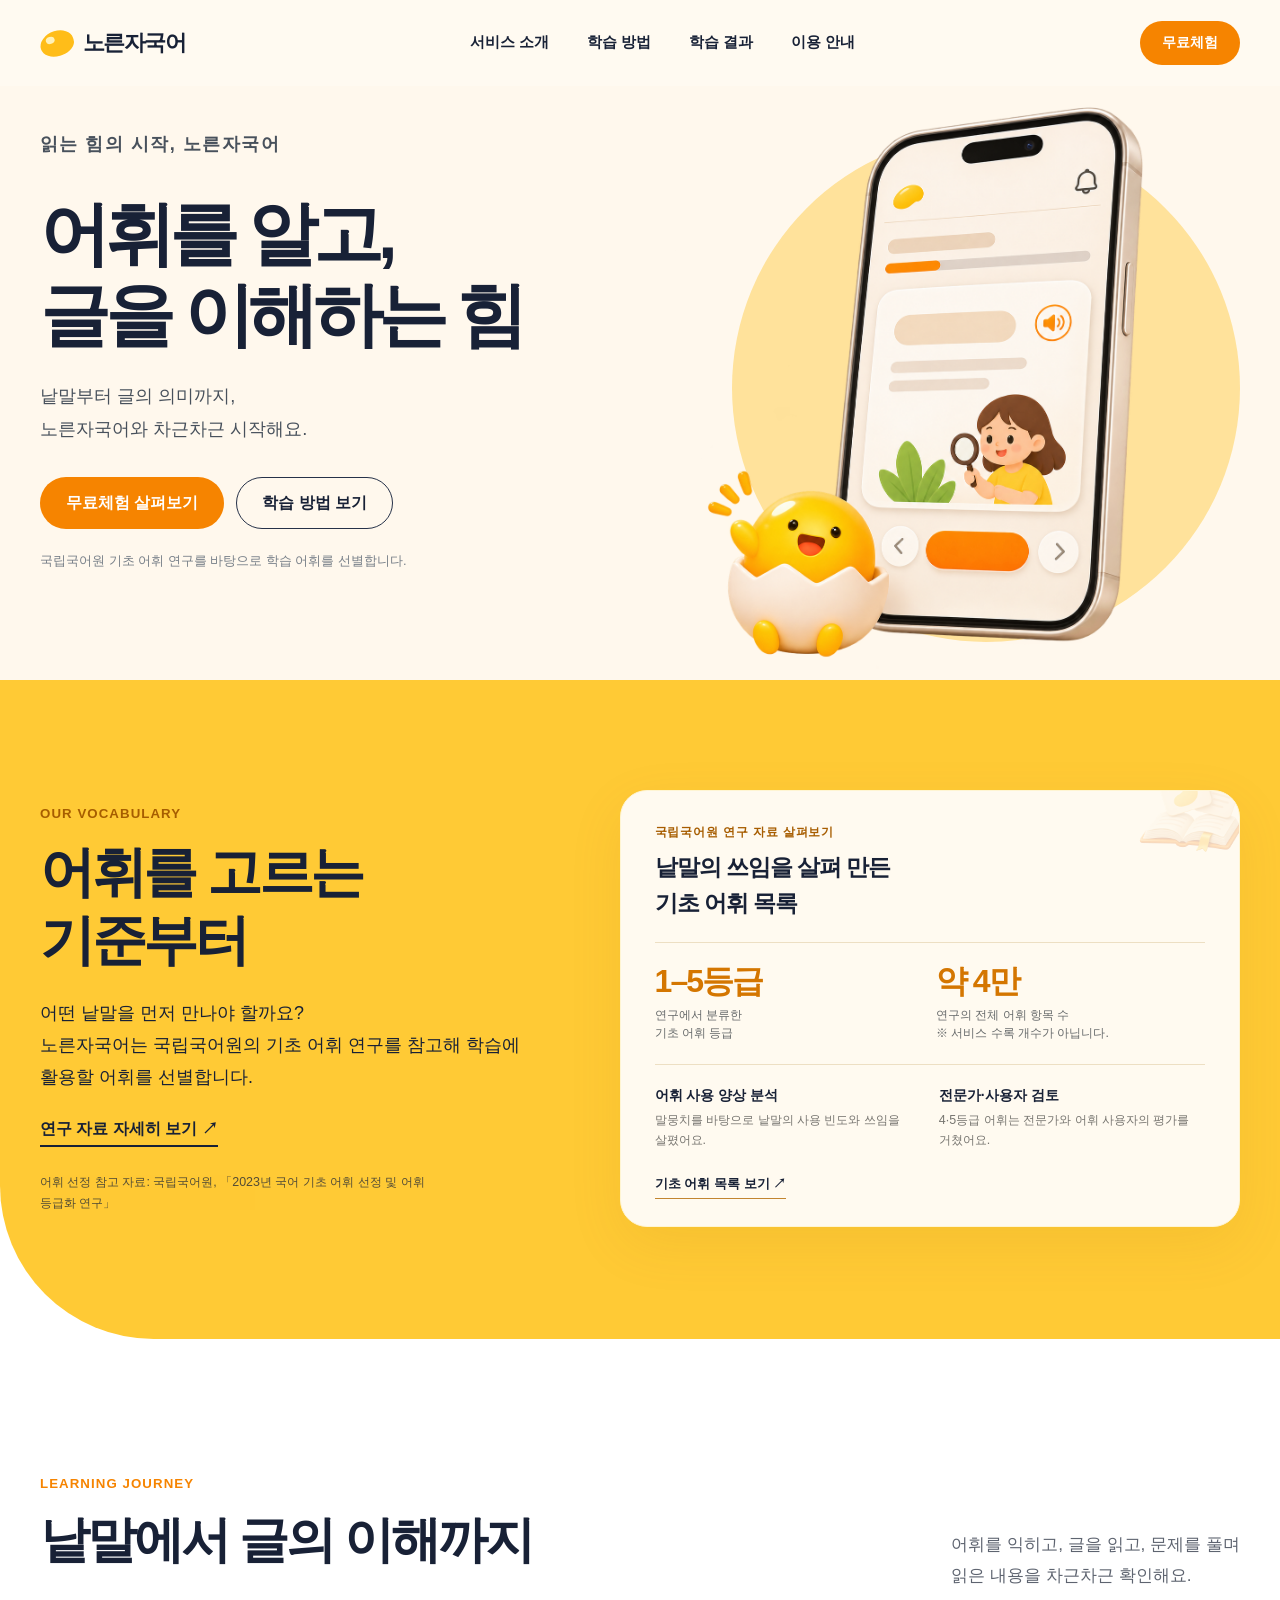
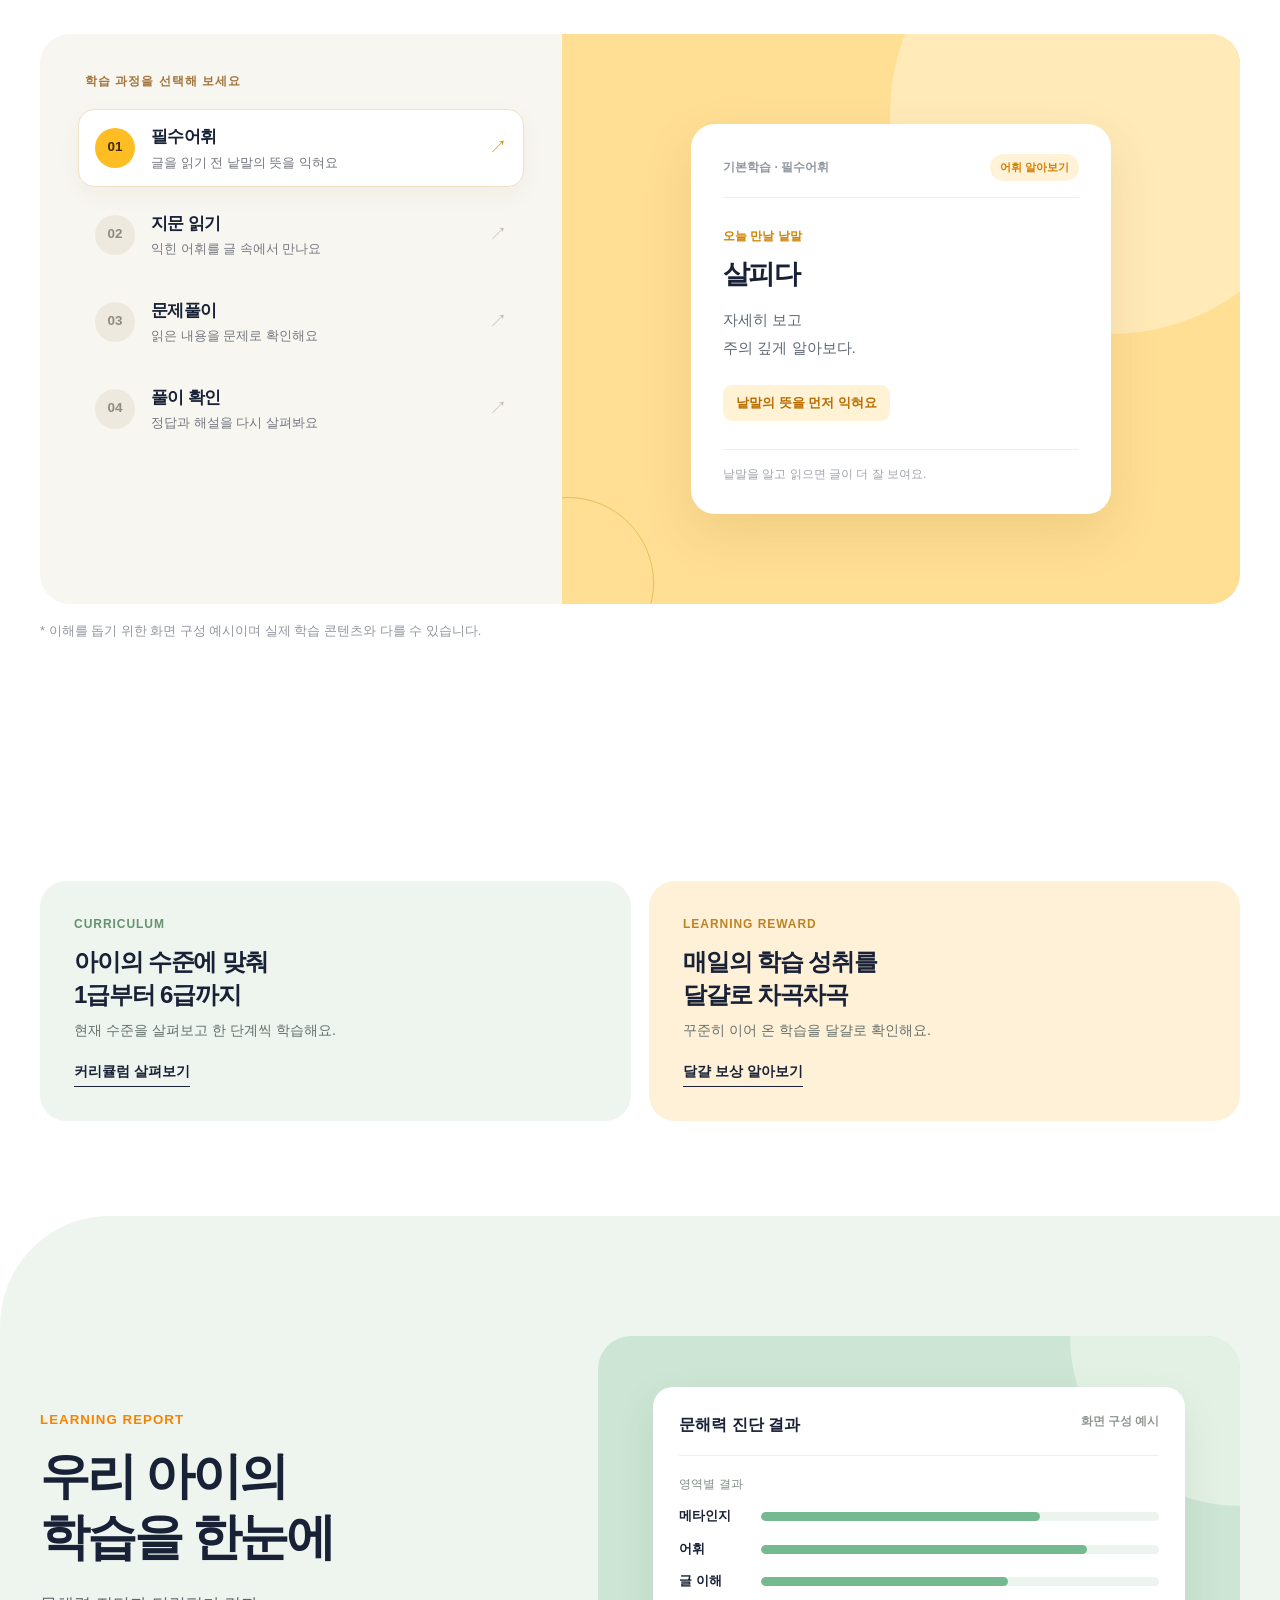
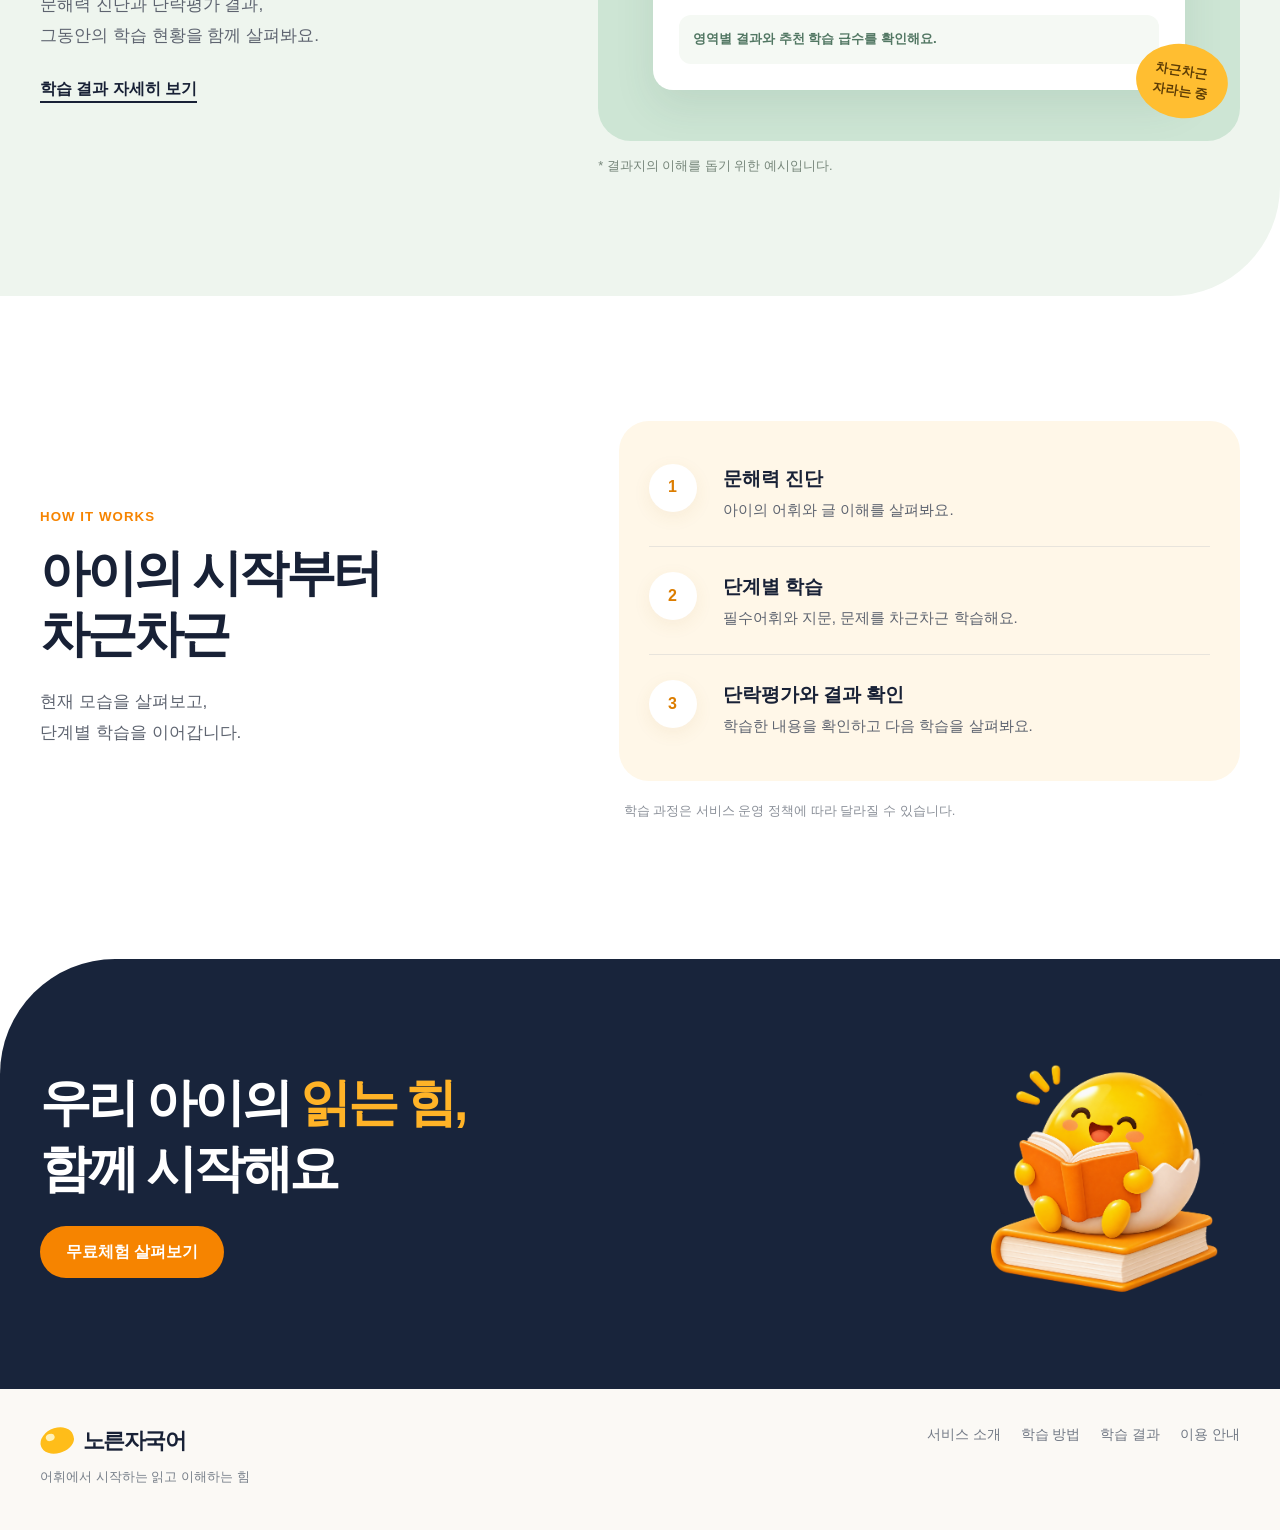
<file: index.html>
<!doctype html>
<html lang="ko">
<head>
  <meta charset="utf-8">
  <meta name="viewport" content="width=device-width,initial-scale=1">
  <meta name="description" content="국립국어원 기초 어휘 연구를 바탕으로 어휘부터 글 읽기까지 이어가는 노른자국어 학습을 소개합니다.">
  <title>노른자국어 | 어휘를 알고, 글을 이해하는 힘</title>
  <style>
    :root{--ink:#182136;--muted:#5e6470;--orange:#f68400;--yellow:#ffc62f;--cream:#fff8ed;--line:#e8e4dc;--navy:#18243b;--page:1200px}
    *{box-sizing:border-box}html{scroll-behavior:smooth}body{margin:0;color:var(--ink);font-family:Pretendard,'Apple SD Gothic Neo','Noto Sans KR','Malgun Gothic',sans-serif;word-break:keep-all;line-height:1.55}a{color:inherit;text-decoration:none}button{font:inherit}img{display:block;max-width:100%}button,a{ -webkit-tap-highlight-color:transparent}a:focus-visible,button:focus-visible{outline:3px solid #2555d8;outline-offset:4px}.wrap{width:min(calc(100% - 64px),var(--page));margin:auto}.section-title{font-size:clamp(2rem,3.9vw,3.4rem);line-height:1.23;letter-spacing:-.06em;margin:0 0 20px}.eyebrow{font-size:.83rem;letter-spacing:.08em;font-weight:800;color:var(--orange);margin:0 0 15px}.intro{color:var(--muted);font-size:1.08rem;line-height:1.8;margin:0}.btn{display:inline-flex;align-items:center;justify-content:center;min-height:52px;padding:0 25px;border-radius:999px;font-size:.97rem;font-weight:800;border:1px solid transparent;cursor:pointer;transition:transform .2s,background .2s}.btn:hover{transform:translateY(-2px)}.btn-primary{background:var(--orange);color:white}.btn-primary:hover{background:#df7500}.btn-outline{background:transparent;color:var(--ink);border-color:#263249}.btn-light{background:white;color:var(--navy)}
    .header{position:absolute;top:0;left:0;right:0;z-index:5}.header-inner{height:86px;display:flex;align-items:center;justify-content:space-between;gap:30px}.brand{display:inline-flex;align-items:center;gap:9px;font-size:1.35rem;font-weight:900;letter-spacing:-.07em;white-space:nowrap}.brand-egg{width:34px;height:25px;border-radius:55% 50% 48% 50%;background:#ffbd19;transform:rotate(-18deg);position:relative}.brand-egg:after{content:'';width:9px;height:7px;position:absolute;background:#fff1b9;border-radius:50%;top:4px;left:7px}.nav{display:flex;align-items:center;gap:38px;font-size:.93rem;font-weight:700}.nav a:hover{color:var(--orange)}.header .btn{min-height:44px;padding:0 21px;font-size:.88rem}.menu-toggle{display:none;border:0;background:none;font-size:1.6rem;cursor:pointer}
    .hero{background:var(--cream);overflow:hidden;min-height:680px;padding:86px 0 0}.hero-inner{display:grid;grid-template-columns:1.03fr 1fr;min-height:594px;align-items:center;position:relative}.hero-copy{z-index:2;padding:38px 0 105px}.hero h1{font-size:clamp(3rem,5.5vw,5.35rem);line-height:1.16;letter-spacing:-.075em;margin:0 0 24px;font-weight:900}.hero p{font-size:1.14rem;line-height:1.8;color:#48515c;margin:0 0 32px}.hero-actions{display:flex;gap:12px;flex-wrap:wrap}.hero-art{position:relative;align-self:stretch;display:flex;align-items:end;justify-content:center}.hero-art:before{content:'';position:absolute;width:86%;aspect-ratio:1;border-radius:50%;background:#ffe29b;top:8%;right:0}.hero-art img{position:relative;width:100%;max-height:590px;object-fit:contain;object-position:center bottom;z-index:1}.mini-caption{font-size:.8rem;color:#777f88;margin-top:22px}
    .source{background:#ffca35;border-bottom-left-radius:clamp(80px,12vw,180px);overflow:hidden}.source-inner{min-height:480px;display:grid;grid-template-columns:1fr 1fr;align-items:center;gap:35px}.source-copy{padding:80px 0 90px}.source .section-title{font-size:clamp(2.3rem,4.3vw,4rem)}.source p:not(.eyebrow){font-size:1.12rem;line-height:1.8;margin:0 0 24px}.text-link{display:inline-block;font-weight:800;border-bottom:2px solid currentColor;padding-bottom:3px}.source-art{position:relative}.source-art img{width:100%;max-height:405px;object-fit:contain}.source-art:after{content:'어휘';position:absolute;top:25%;left:43%;font-size:clamp(1.6rem,3vw,2.8rem);font-weight:900;color:#714b28;transform:rotate(-9deg)}.source-note{font-size:.78rem!important;line-height:1.65!important;opacity:.74;margin-top:22px!important}
    .learning{padding:126px 0 138px}.learning-top{display:flex;justify-content:space-between;align-items:end;gap:30px;margin-bottom:49px}.learning-top .intro{max-width:530px}.cards{display:grid;grid-template-columns:repeat(4,1fr);gap:15px}.step-card{min-width:0}.app-card{height:255px;padding:17px 16px;background:#fff8ec;border-radius:22px;display:flex;align-items:stretch}.mock{width:100%;background:white;border:1px solid #f0e2c9;border-radius:16px;padding:15px;box-shadow:0 6px 15px #3a23070d;overflow:hidden}.mock-header{font-size:.76rem;font-weight:800;padding-bottom:10px;border-bottom:1px solid #f1ece4}.mock-title{font-size:1.2rem;font-weight:900;margin:18px 0 8px;letter-spacing:-.04em}.mock-desc{font-size:.79rem;line-height:1.65;color:#69707a}.sound{display:inline-grid;place-items:center;width:28px;height:28px;border:1px solid #ffb141;border-radius:50%;color:#f28400;font-size:.9rem;float:right}.book-icon{font-size:2rem;line-height:1}.answer{display:block;margin:7px 0;padding:7px 9px;border-radius:8px;background:#f8f7f3;font-size:.72rem;color:#66707c}.answer.active{background:#fff0cc;color:#d47700}.correct{color:#298755;background:#e7f8ec;padding:8px;border-radius:8px;margin:12px 0;font-size:.76rem;font-weight:800}.step-card h3{font-size:1.25rem;letter-spacing:-.05em;margin:19px 0 6px}.step-card>p{font-size:.94rem;color:#69717c;line-height:1.7;margin:0}.example-note{font-size:.8rem;color:#92969e;margin:20px 0 0}
    .report{background:#fff7e9;border-top-left-radius:clamp(65px,9vw,135px);border-bottom-right-radius:clamp(65px,9vw,135px);padding:112px 0}.report-inner{display:grid;grid-template-columns:.8fr 1.2fr;align-items:center;gap:50px}.report-cards{display:grid;grid-template-columns:1fr 1fr;gap:18px;align-items:center}.report-card{background:white;border-radius:18px;padding:25px;min-height:270px;box-shadow:0 12px 35px #a47c3017}.report-card:nth-child(2){transform:rotate(3deg)}.report-card:first-child{transform:rotate(-3deg)}.report-card h3{font-size:.95rem;margin:0 0 24px}.circle{width:130px;height:130px;border-radius:50%;margin:10px auto 17px;border:13px solid #ffde9d;border-top-color:#f58c00;border-right-color:#f58c00;display:grid;place-items:center;font-weight:900;color:#e48100;font-size:1.05rem}.lines{display:grid;gap:10px;margin:22px 0}.lines span{height:11px;background:#fff0d5;border-radius:10px}.lines span:nth-child(2){width:83%}.lines span:nth-child(3){width:63%}.report-card small{display:block;color:#818894;line-height:1.6}
    .how{padding:120px 0}.how-grid{display:grid;grid-template-columns:1fr 1fr;gap:70px;align-items:start}.how-list{display:grid;gap:0}.how-item{display:grid;grid-template-columns:48px 1fr;gap:20px;padding:23px 0;border-bottom:1px solid var(--line)}.how-item:first-child{padding-top:4px}.step-dot{width:42px;height:42px;border-radius:50%;background:#fff1d4;display:grid;place-items:center;font-weight:900;color:#dc7d00}.how-item h3{margin:0 0 4px;font-size:1.12rem}.how-item p{margin:0;color:var(--muted);font-size:.95rem}.how-foot{color:#8b9099;font-size:.82rem;margin-top:20px}
    .cta{background:var(--navy);color:white;border-top-left-radius:clamp(65px,9vw,130px);overflow:hidden}.cta-inner{min-height:295px;display:flex;justify-content:space-between;align-items:center;gap:20px}.cta h2{font-size:clamp(2.2rem,4vw,3.5rem);line-height:1.28;letter-spacing:-.065em;margin:0 0 25px}.cta h2 span{color:#ffb327}.cta img{width:245px;max-height:260px;object-fit:contain;align-self:end}.footer{padding:35px 0 42px;background:#fbf9f5}.footer-inner{display:flex;justify-content:space-between;align-items:start;gap:20px}.footer p{font-size:.83rem;color:#777f89;margin:6px 0 0}.footer-links{display:flex;gap:20px;flex-wrap:wrap;font-size:.85rem;color:#727985}
    dialog{border:0;border-radius:22px;padding:30px;width:min(440px,calc(100% - 36px));box-shadow:0 24px 70px #11182733;color:var(--ink)}dialog::backdrop{background:#11182780}dialog h2{font-size:1.35rem;letter-spacing:-.04em;margin:0 0 10px}dialog p{color:#5d6572;line-height:1.7;margin:0 0 24px}.dialog-actions{display:flex;justify-content:flex-end}
    @media(max-width:850px){.nav{gap:19px}.header-inner{height:76px}.hero{padding-top:76px}.hero-inner{min-height:auto}.hero h1{font-size:clamp(2.7rem,6vw,4rem)}.hero-art img{max-height:500px}.cards{grid-template-columns:repeat(2,1fr);gap:32px 16px}.how-grid{gap:35px}}
    @media(max-width:600px){.wrap{width:min(calc(100% - 40px),var(--page))}.header-inner{height:68px}.header .nav{display:none}.header .header-cta{display:none}.menu-toggle{display:block}.nav.open{position:absolute;top:61px;left:20px;right:20px;display:flex;flex-direction:column;align-items:stretch;gap:0;background:white;padding:10px 20px;border:1px solid var(--line);border-radius:16px;box-shadow:0 14px 30px #1c26331c}.nav.open a{padding:12px 0}.hero{padding-top:68px;min-height:0}.hero-inner{display:flex;flex-direction:column;align-items:stretch}.hero-copy{padding:55px 0 0}.hero h1{font-size:clamp(2.65rem,11vw,3.6rem)}.hero p{font-size:1rem;margin-bottom:24px}.hero-art{height:370px;margin-top:0}.hero-art:before{width:80%;max-width:340px;top:0;right:5%}.hero-art img{max-height:370px}.mini-caption{margin-top:14px}.source-inner{grid-template-columns:1fr;gap:0}.source-copy{padding:65px 0 5px}.source-art img{max-height:260px}.source-art:after{top:24%;left:44%}.source-note{margin-bottom:8px!important}.learning{padding:85px 0}.learning-top{display:block;margin-bottom:32px}.learning-top .intro{font-size:1rem}.cards{gap:28px 12px}.app-card{height:210px;padding:10px}.mock{padding:11px}.mock-title{font-size:1rem;margin-top:13px}.mock-desc{font-size:.72rem}.step-card h3{font-size:1.05rem}.step-card>p{font-size:.87rem}.report{padding:80px 0}.report-inner,.how-grid{grid-template-columns:1fr;gap:38px}.report-cards{gap:10px}.report-card{padding:17px;min-height:225px}.circle{width:98px;height:98px;border-width:10px}.how{padding:85px 0}.cta-inner{min-height:265px}.cta img{width:130px}.cta h2{font-size:clamp(2rem,8vw,2.7rem)}.footer-inner{display:block}.footer-links{margin-top:20px}.btn{padding:0 20px;font-size:.9rem}}
    @media(prefers-reduced-motion:reduce){html{scroll-behavior:auto}.btn{transition:none}}

    /* Research and learning journey */
    .source-inner{min-height:0;grid-template-columns:.9fr 1.1fr;gap:72px;padding-top:110px;padding-bottom:112px;align-items:center}
    .source-copy{padding:0}.source-copy .section-title{margin-bottom:22px}.source p:not(.eyebrow){margin-bottom:20px}.source-copy .source-note{font-size:.78rem!important;margin:25px 0 0!important;max-width:390px}
    .research-card{position:relative;background:#fffaf0;border:1px solid #fff5d3;border-radius:27px;padding:32px 34px 27px;box-shadow:0 18px 55px #9a670817;overflow:hidden}
    .research-kicker{font-size:.75rem;letter-spacing:.07em;font-weight:800;color:#a75d00}.research-card h3{font-size:1.45rem;letter-spacing:-.045em;margin:8px 0 20px}.research-stats{display:grid;grid-template-columns:1fr 1fr;gap:12px;padding:19px 0 21px;border-top:1px solid #eddfc3;border-bottom:1px solid #eddfc3}.research-stats strong{display:block;color:#d47600;font-size:2rem;line-height:1.2;letter-spacing:-.06em}.research-stats small{display:block;color:#686b6c;margin-top:6px;font-size:.77rem;line-height:1.5}.research-detail{display:grid;grid-template-columns:1fr 1fr;gap:18px;margin-top:20px}.research-detail strong{display:block;font-size:.87rem}.research-detail span{display:block;color:#777570;font-size:.78rem;line-height:1.6;margin-top:5px}.research-link{display:inline-flex;align-items:center;gap:5px;font-size:.83rem;font-weight:800;margin-top:23px;border-bottom:1px solid #c28530;padding-bottom:3px}.research-art{position:absolute;right:-20px;top:-23px;width:130px;opacity:.22;pointer-events:none}.source-copy .text-link{margin-top:4px}
    .learning{padding:135px 0 145px}.learning-top{margin-bottom:43px}.journey{display:grid;grid-template-columns:.87fr 1.13fr;background:#f8f6f0;border-radius:30px;overflow:hidden;min-height:570px}.journey-nav{padding:38px;display:flex;flex-direction:column;gap:9px}.journey-nav-head{font-size:.76rem;letter-spacing:.08em;font-weight:900;color:#a2753b;margin:0 0 9px 7px}.journey-step{display:flex;text-align:left;align-items:center;gap:16px;background:transparent;border:1px solid transparent;border-radius:16px;padding:14px 16px;cursor:pointer;color:var(--ink);transition:background .2s,border .2s}.journey-step:hover{background:#fffaf0}.journey-step[aria-pressed=true]{background:#fff;border-color:#f0e0c4;box-shadow:0 8px 25px #50370d0b}.journey-num{width:40px;height:40px;flex:none;border-radius:50%;display:grid;place-items:center;font-size:.84rem;font-weight:900;background:#eee9df;color:#91897d}.journey-step[aria-pressed=true] .journey-num{background:#ffbd24;color:#3e2a0a}.journey-label{flex:1}.journey-label strong{display:block;font-size:1.04rem;letter-spacing:-.04em}.journey-label small{display:block;font-size:.8rem;color:#747780;margin-top:3px;line-height:1.5}.journey-arrow{color:#c3bfb7;font-size:1.1rem}.journey-step[aria-pressed=true] .journey-arrow{color:#e59300}
    .journey-stage{background:#ffdf94;position:relative;padding:46px;display:flex;align-items:center;justify-content:center;overflow:hidden}.journey-stage:before{content:'';position:absolute;width:440px;height:440px;background:#ffeab8;border-radius:50%;right:-90px;top:-140px}.journey-stage:after{content:'';position:absolute;width:170px;height:170px;border:1px solid #e9bd5e;border-radius:50%;left:-80px;bottom:-65px}.stage-panel{position:relative;z-index:1;width:min(100%,420px);background:#fff;border-radius:24px;box-shadow:0 20px 50px #86520b21;min-height:390px;padding:30px 32px;display:flex;flex-direction:column}.stage-panel[hidden]{display:none}.stage-overline{display:flex;align-items:center;justify-content:space-between;color:#9197a1;font-weight:700;font-size:.76rem;border-bottom:1px solid #f0eee9;padding-bottom:16px}.stage-badge{background:#fff2d6;color:#d47d00;border-radius:99px;padding:5px 10px;font-size:.7rem}.stage-body{flex:1;display:flex;flex-direction:column;justify-content:center;padding:20px 0}.stage-label{color:#d08300;font-size:.77rem;font-weight:900;margin-bottom:10px}.stage-body h3{font-size:clamp(1.45rem,2.1vw,1.95rem);letter-spacing:-.06em;line-height:1.35;margin:0 0 14px}.stage-body p{color:#5e6874;margin:0;font-size:.96rem;line-height:1.8}.stage-chip{display:inline-flex;align-self:flex-start;background:#fff2d5;color:#b96c00;font-size:.8rem;font-weight:800;border-radius:9px;padding:8px 13px;margin-top:24px}.stage-quote{background:#f9f7f2;border-radius:14px;padding:17px 19px;margin-top:8px!important;color:#343d4c!important}.stage-options{display:grid;gap:8px;margin-top:6px}.stage-options span{background:#f8f7f4;border-radius:9px;padding:10px 13px;font-size:.86rem;color:#6c7480}.stage-options span:first-child{background:#fff0ce;color:#a35e00}.stage-check{color:#288356;background:#e7f6eb;border-radius:9px;padding:10px 13px;font-size:.85rem;font-weight:800;margin:2px 0 16px}.stage-foot{border-top:1px solid #f0eee9;padding-top:15px;font-size:.75rem;color:#a0a4ab}.example-note{margin-top:17px}
    .cta-inner{min-height:430px;padding-top:65px;padding-bottom:65px}.cta img{align-self:center;width:265px;max-height:280px}
    @media(max-width:850px){.source-inner{gap:35px}.journey-nav{padding:26px}.journey-stage{padding:30px}.research-card{padding:28px 25px}}
    @media(max-width:600px){.source-inner{grid-template-columns:1fr;gap:30px;padding-top:72px;padding-bottom:85px}.source-copy{padding:0}.source-copy .source-note{margin-top:20px!important}.research-card{padding:25px 23px}.research-stats strong{font-size:1.75rem}.learning{padding:88px 0}.journey{grid-template-columns:1fr;border-radius:23px}.journey-nav{padding:23px;gap:3px}.journey-step{padding:11px 12px}.journey-stage{padding:26px 20px 32px}.stage-panel{min-height:345px;padding:24px}.cta-inner{min-height:340px;padding-top:65px;padding-bottom:65px}.cta img{width:125px;align-self:center}.cta h2{font-size:clamp(1.9rem,7vw,2.7rem)}}


    .report{background:#eef5ee;border-top-left-radius:110px;border-bottom-right-radius:110px;padding:120px 0}.report-inner{grid-template-columns:.85fr 1.15fr;gap:7%}.report-copy .intro{margin-bottom:26px}.report-visual{background:#cde5d4;border-radius:33px;padding:45px 55px;position:relative;min-height:405px;display:flex;align-items:center}.report-visual:before{content:'';position:absolute;right:0;top:0;width:170px;height:170px;background:#e3f1e4;border-radius:0 33px 0 100%}.home-report-sheet{position:relative;z-index:1;background:#fff;border-radius:20px;padding:26px;width:100%;box-shadow:0 16px 40px #315d401a}.home-report-top{display:flex;justify-content:space-between;gap:10px;border-bottom:1px solid #edf0eb;padding-bottom:17px;font-weight:900}.home-report-top span{font-size:.72rem;color:#8e9891;font-weight:600}.home-report-label{font-size:.78rem;color:#7d9084;margin:19px 0 12px}.home-report-bars{display:grid;gap:12px}.home-report-bars div{display:grid;grid-template-columns:74px 1fr;align-items:center;gap:8px;font-size:.83rem;font-weight:700}.home-report-bars i{display:block;height:9px;border-radius:10px;background:#edf3ed;overflow:hidden}.home-report-bars b{display:block;height:100%;border-radius:10px;background:#75b990}.home-report-bottom{margin-top:23px;background:#f5f9f4;border-radius:12px;padding:14px;font-size:.84rem;color:#527763;font-weight:700}.report-float{position:absolute;z-index:2;right:12px;bottom:23px;background:#ffbe31;color:#5c3c05;padding:17px 18px;border-radius:50%;font-size:.8rem;font-weight:900;transform:rotate(8deg)}.report-example{font-size:.8rem;color:#76867a;margin:15px 0 0}.home-link{font-weight:800;border-bottom:2px solid;padding-bottom:4px}.how{padding:125px 0}.how-grid{grid-template-columns:.9fr 1.1fr;align-items:center}.how-list{background:#fff7e8;border-radius:30px;padding:18px 30px}.how-item{padding:25px 0;grid-template-columns:54px 1fr;align-items:start}.how-item:first-child{padding-top:25px}.how-item:last-child{border-bottom:0}.step-dot{width:48px;height:48px;background:white;box-shadow:0 5px 18px #a97a2c15}.how-item h3{font-size:1.2rem}.how-foot{padding-left:5px}@media(max-width:600px){.report{padding:80px 0;border-radius:65px 0 65px 0}.report-inner,.how-grid{grid-template-columns:1fr}.report-visual{min-height:340px;padding:28px}.home-report-sheet{padding:20px}.report-float{right:2px;bottom:10px}.how{padding:85px 0}.how-list{padding:10px 20px}.how-item:first-child{padding-top:21px}.how-item{padding:21px 0}}

  </style>
<link rel="stylesheet" href="assets/landing-content.css"><link rel="stylesheet" href="assets/header-scroll.css"><script defer src="assets/header-scroll.js"></script></head>
<body>
<header class="header"><div class="wrap header-inner"><a class="brand" href="#top" aria-label="노른자국어 홈"><span class="brand-egg" aria-hidden="true"></span>노른자국어</a><nav class="nav" id="nav" aria-label="주요 메뉴"><a href="about.html">서비스 소개</a><a href="learning.html">학습 방법</a><a href="results.html">학습 결과</a><a href="guide.html">이용 안내</a></nav><a class="btn btn-primary header-cta" href="guide.html">무료체험</a><button class="menu-toggle" type="button" aria-label="메뉴 열기" aria-expanded="false" aria-controls="nav">☰</button></div></header>
<main id="top">
  <section class="hero"><div class="wrap hero-inner"><div class="hero-copy"><p class="eyebrow">읽는 힘의 시작, 노른자국어</p><h1>어휘를 알고,<br>글을 이해하는 힘</h1><p>낱말부터 글의 의미까지,<br>노른자국어와 차근차근 시작해요.</p><div class="hero-actions"><a class="btn btn-primary" href="guide.html">무료체험 살펴보기</a><a class="btn btn-outline" href="learning.html">학습 방법 보기</a></div><div class="mini-caption">국립국어원 기초 어휘 연구를 바탕으로 학습 어휘를 선별합니다.</div></div><div class="hero-art"><img src="assets/hero.png" alt="어휘 학습 화면과 노른자 캐릭터를 표현한 일러스트"></div></div></section>
  <section class="source" id="source"><div class="wrap source-inner">
    <div class="source-copy"><p class="eyebrow" style="color:#a65d00">OUR VOCABULARY</p><h2 class="section-title">어휘를 고르는<br>기준부터</h2><p>어떤 낱말을 먼저 만나야 할까요?<br>노른자국어는 국립국어원의 기초 어휘 연구를 참고해 학습에 활용할 어휘를 선별합니다.</p><a class="text-link" href="https://www.korean.go.kr/front/reportData/reportDataView.do?report_seq=1160" target="_blank" rel="noopener noreferrer">연구 자료 자세히 보기 ↗</a><p class="source-note">어휘 선정 참고 자료: 국립국어원, 「2023년 국어 기초 어휘 선정 및 어휘 등급화 연구」</p></div>
    <div class="research-card"><img class="research-art" src="assets/book.png" alt=""><div class="research-kicker">국립국어원 연구 자료 살펴보기</div><h3>낱말의 쓰임을 살펴 만든<br>기초 어휘 목록</h3><div class="research-stats"><div><strong>1–5등급</strong><small>연구에서 분류한<br>기초 어휘 등급</small></div><div><strong>약 4만</strong><small>연구의 전체 어휘 항목 수<br>※ 서비스 수록 개수가 아닙니다.</small></div></div><div class="research-detail"><div><strong>어휘 사용 양상 분석</strong><span>말뭉치를 바탕으로 낱말의 사용 빈도와 쓰임을 살폈어요.</span></div><div><strong>전문가·사용자 검토</strong><span>4·5등급 어휘는 전문가와 어휘 사용자의 평가를 거쳤어요.</span></div></div><a class="research-link" href="https://www.korean.go.kr/synap/skin/doc.html?fn=1d6d75b9-45cb-49d4-989f-1483c332573a.xlsx&amp;rs=/attachFile/viewer/202611" target="_blank" rel="noopener noreferrer">기초 어휘 목록 보기 ↗</a></div>
  </div></section>
  <section class="learning wrap" id="learning"><div class="learning-top"><div><p class="eyebrow">LEARNING JOURNEY</p><h2 class="section-title">낱말에서 글의 이해까지</h2></div><p class="intro">어휘를 익히고, 글을 읽고, 문제를 풀며<br>읽은 내용을 차근차근 확인해요.</p></div>
  <div class="journey"><div class="journey-nav" aria-label="기본학습 과정"><p class="journey-nav-head">학습 과정을 선택해 보세요</p>
    <button class="journey-step" type="button" aria-pressed="true" aria-controls="stage-word" data-stage="stage-word"><span class="journey-num">01</span><span class="journey-label"><strong>필수어휘</strong><small>글을 읽기 전 낱말의 뜻을 익혀요</small></span><span class="journey-arrow" aria-hidden="true">↗</span></button>
    <button class="journey-step" type="button" aria-pressed="false" aria-controls="stage-reading" data-stage="stage-reading"><span class="journey-num">02</span><span class="journey-label"><strong>지문 읽기</strong><small>익힌 어휘를 글 속에서 만나요</small></span><span class="journey-arrow" aria-hidden="true">↗</span></button>
    <button class="journey-step" type="button" aria-pressed="false" aria-controls="stage-question" data-stage="stage-question"><span class="journey-num">03</span><span class="journey-label"><strong>문제풀이</strong><small>읽은 내용을 문제로 확인해요</small></span><span class="journey-arrow" aria-hidden="true">↗</span></button>
    <button class="journey-step" type="button" aria-pressed="false" aria-controls="stage-review" data-stage="stage-review"><span class="journey-num">04</span><span class="journey-label"><strong>풀이 확인</strong><small>정답과 해설을 다시 살펴봐요</small></span><span class="journey-arrow" aria-hidden="true">↗</span></button>
  </div><div class="journey-stage">
    <div class="stage-panel" id="stage-word"><div class="stage-overline"><span>기본학습 · 필수어휘</span><span class="stage-badge">어휘 알아보기</span></div><div class="stage-body"><span class="stage-label">오늘 만날 낱말</span><h3>살피다</h3><p>자세히 보고<br>주의 깊게 알아보다.</p><span class="stage-chip">낱말의 뜻을 먼저 익혀요</span></div><div class="stage-foot">낱말을 알고 읽으면 글이 더 잘 보여요.</div></div>
    <div class="stage-panel" id="stage-reading" hidden><div class="stage-overline"><span>기본학습 · 지문 읽기</span><span class="stage-badge">함께 읽기</span></div><div class="stage-body"><span class="stage-label">이야기 속으로</span><h3>새로운 친구</h3><p class="stage-quote">새로운 친구가 왔어요.<br>친구를 자세히 살피고<br>반갑게 인사했어요.</p></div><div class="stage-foot">글 속에서 낱말을 다시 만나 봐요.</div></div>
    <div class="stage-panel" id="stage-question" hidden><div class="stage-overline"><span>기본학습 · 문제풀이</span><span class="stage-badge">생각해 보기</span></div><div class="stage-body"><span class="stage-label">내용을 이해했나요?</span><h3>이 글의 내용으로<br>알맞은 것은 무엇인가요?</h3><div class="stage-options"><span>① 친구를 만났어요.</span><span>② 혼자 집에 갔어요.</span><span>③ 운동을 시작했어요.</span></div></div><div class="stage-foot">읽은 내용을 떠올리며 문제를 풀어요.</div></div>
    <div class="stage-panel" id="stage-review" hidden><div class="stage-overline"><span>기본학습 · 풀이 확인</span><span class="stage-badge">다시 살펴보기</span></div><div class="stage-body"><div class="stage-check">✓ 정답을 확인해요</div><span class="stage-label">해설</span><h3>친구를 만났어요.</h3><p>글에서 친구를 만나<br>반갑게 인사한 내용을 다시 살펴봐요.</p></div><div class="stage-foot">정답과 해설을 확인하며 이해를 다져요.</div></div>
  </div></div><p class="example-note">* 이해를 돕기 위한 화면 구성 예시이며 실제 학습 콘텐츠와 다를 수 있습니다.</p></section>
<section class="home-discover"><div class="wrap"><div class="home-discover-inner"><article class="home-discover-card"><small>CURRICULUM</small><h3>아이의 수준에 맞춰<br>1급부터 6급까지</h3><p>현재 수준을 살펴보고 한 단계씩 학습해요.</p><a href="learning.html#curriculum">커리큘럼 살펴보기</a></article><article class="home-discover-card"><small>LEARNING REWARD</small><h3>매일의 학습 성취를<br>달걀로 차곡차곡</h3><p>꾸준히 이어 온 학습을 달걀로 확인해요.</p><a href="results.html#reward">달걀 보상 알아보기</a></article></div></div></section>  <section class="report" id="report"><div class="wrap report-inner"><div class="report-copy"><p class="eyebrow">LEARNING REPORT</p><h2 class="section-title">우리 아이의<br>학습을 한눈에</h2><p class="intro">문해력 진단과 단락평가 결과,<br>그동안의 학습 현황을 함께 살펴봐요.</p><a class="home-link" href="results.html">학습 결과 자세히 보기</a></div><div><div class="report-visual"><div class="home-report-sheet"><div class="home-report-top">문해력 진단 결과 <span>화면 구성 예시</span></div><p class="home-report-label">영역별 결과</p><div class="home-report-bars"><div><span>메타인지</span><i><b style="width:70%"></b></i></div><div><span>어휘</span><i><b style="width:82%"></b></i></div><div><span>글 이해</span><i><b style="width:62%"></b></i></div></div><div class="home-report-bottom">영역별 결과와 추천 학습 급수를 확인해요.</div></div><div class="report-float">차근차근<br>자라는 중</div></div><p class="report-example">* 결과지의 이해를 돕기 위한 예시입니다.</p></div></div></section>
  <section class="how wrap" id="how"><div class="how-grid"><div><p class="eyebrow">HOW IT WORKS</p><h2 class="section-title">아이의 시작부터<br>차근차근</h2><p class="intro">현재 모습을 살펴보고,<br>단계별 학습을 이어갑니다.</p></div><div><div class="how-list"><div class="how-item"><span class="step-dot">1</span><div><h3>문해력 진단</h3><p>아이의 어휘와 글 이해를 살펴봐요.</p></div></div><div class="how-item"><span class="step-dot">2</span><div><h3>단계별 학습</h3><p>필수어휘와 지문, 문제를 차근차근 학습해요.</p></div></div><div class="how-item"><span class="step-dot">3</span><div><h3>단락평가와 결과 확인</h3><p>학습한 내용을 확인하고 다음 학습을 살펴봐요.</p></div></div></div><p class="how-foot">학습 과정은 서비스 운영 정책에 따라 달라질 수 있습니다.</p></div></div></section>
  <section class="cta" id="start"><div class="wrap cta-inner"><div><h2>우리 아이의 <span>읽는 힘,</span><br>함께 시작해요</h2><button class="btn btn-primary trial" type="button">무료체험 살펴보기</button></div><img src="assets/egg.png" alt="책을 읽는 노른자 캐릭터"></div></section>
</main>
<footer class="footer"><div class="wrap footer-inner"><div><a class="brand" href="#top"><span class="brand-egg" aria-hidden="true"></span>노른자국어</a><p>어휘에서 시작하는 읽고 이해하는 힘</p></div><div class="footer-links"><a href="about.html">서비스 소개</a><a href="learning.html">학습 방법</a><a href="results.html">학습 결과</a><a href="guide.html">이용 안내</a></div></div></footer>
<dialog aria-labelledby="dialog-title"><h2 id="dialog-title">무료체험 안내</h2><p>무료체험과 앱 설치 연결은 서비스 출시 정보가 확정되면 안내할 예정이에요.</p><div class="dialog-actions"><button class="btn btn-primary close-dialog" type="button">확인</button></div></dialog>
<script>
  const menu=document.querySelector('.menu-toggle'),nav=document.querySelector('#nav');menu.addEventListener('click',()=>{const open=nav.classList.toggle('open');menu.setAttribute('aria-expanded',String(open));menu.setAttribute('aria-label',open?'메뉴 닫기':'메뉴 열기')});nav.addEventListener('click',event=>{if(event.target.closest('a')){nav.classList.remove('open');menu.setAttribute('aria-expanded','false');menu.setAttribute('aria-label','메뉴 열기')}});
  const dialog=document.querySelector('dialog');document.querySelector('.trial').addEventListener('click',()=>dialog.showModal());document.querySelector('.close-dialog').addEventListener('click',()=>dialog.close());dialog.addEventListener('click',event=>{if(event.target===dialog)dialog.close()});
  const journeySteps=document.querySelectorAll('.journey-step');journeySteps.forEach(button=>button.addEventListener('click',()=>{journeySteps.forEach(step=>{const selected=step===button;step.setAttribute('aria-pressed',String(selected));document.getElementById(step.dataset.stage).hidden=!selected})}));
</script>
</body>
</html>
</file>
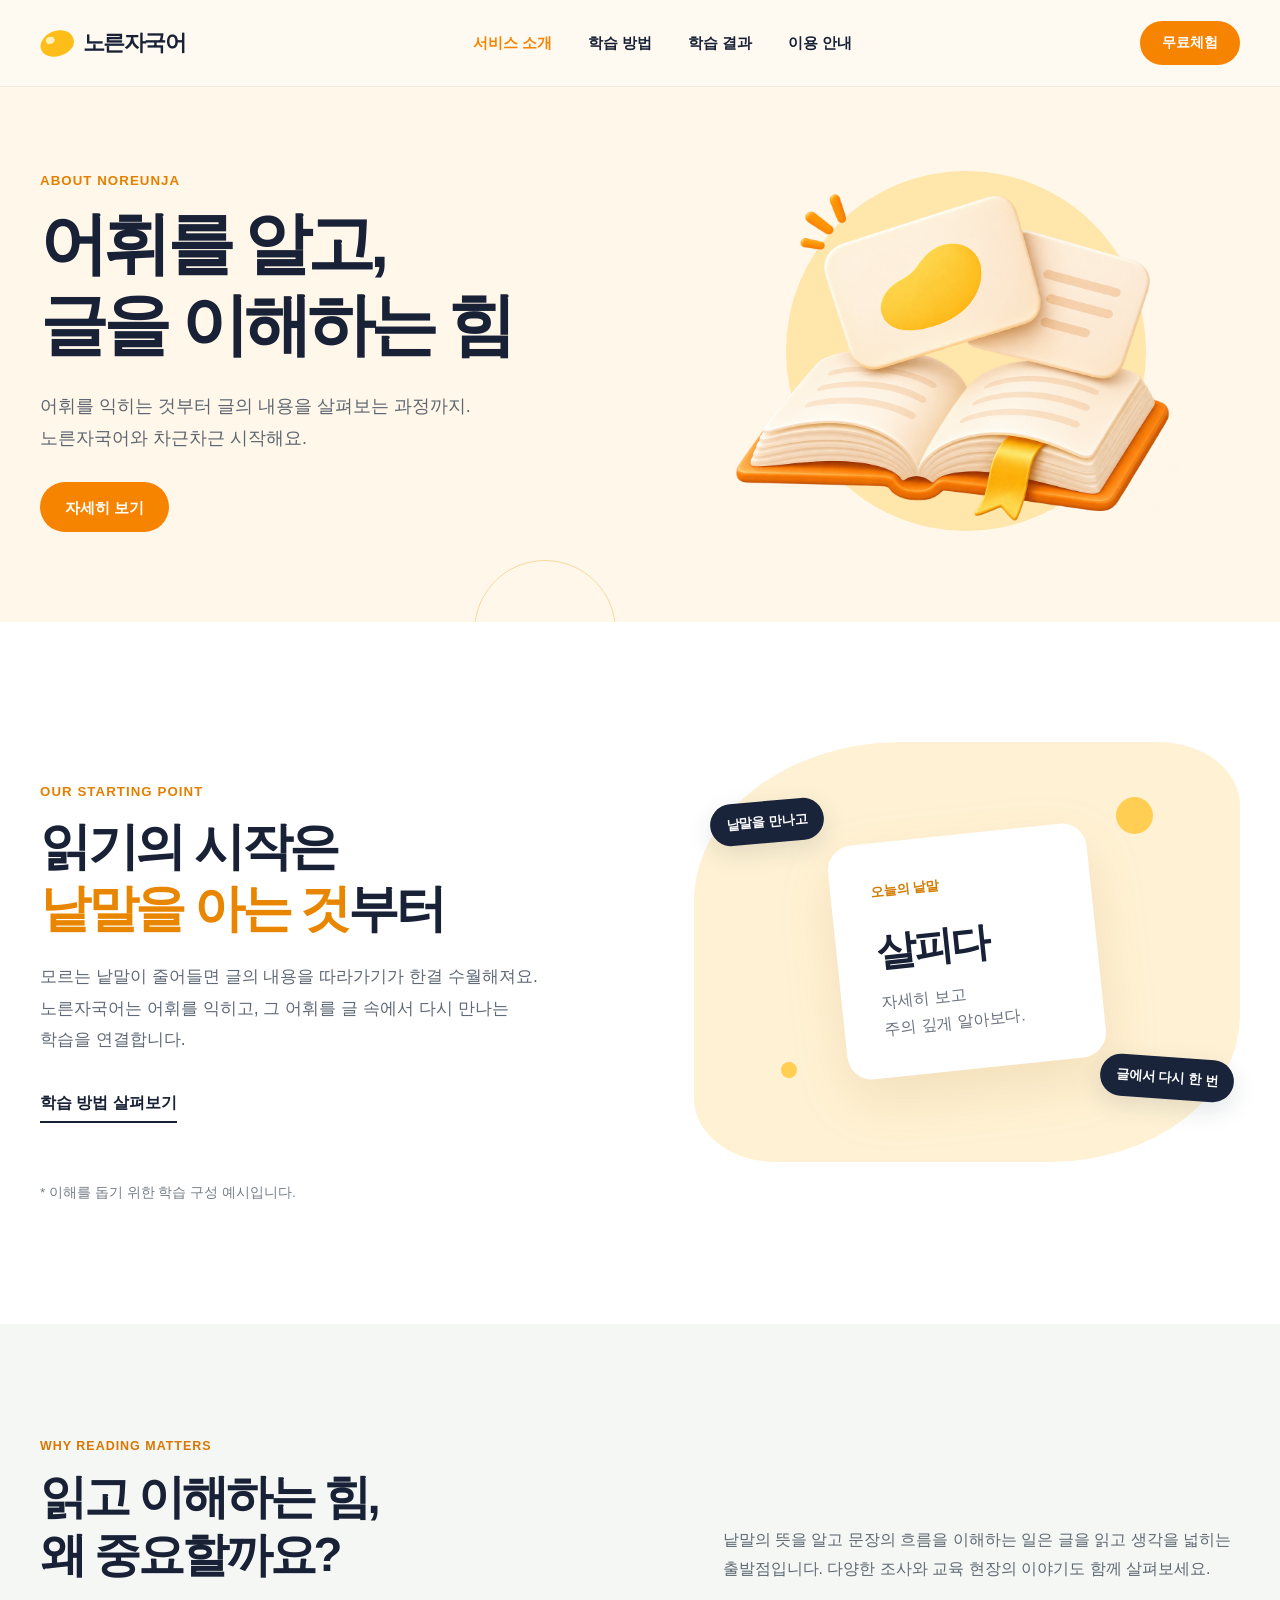
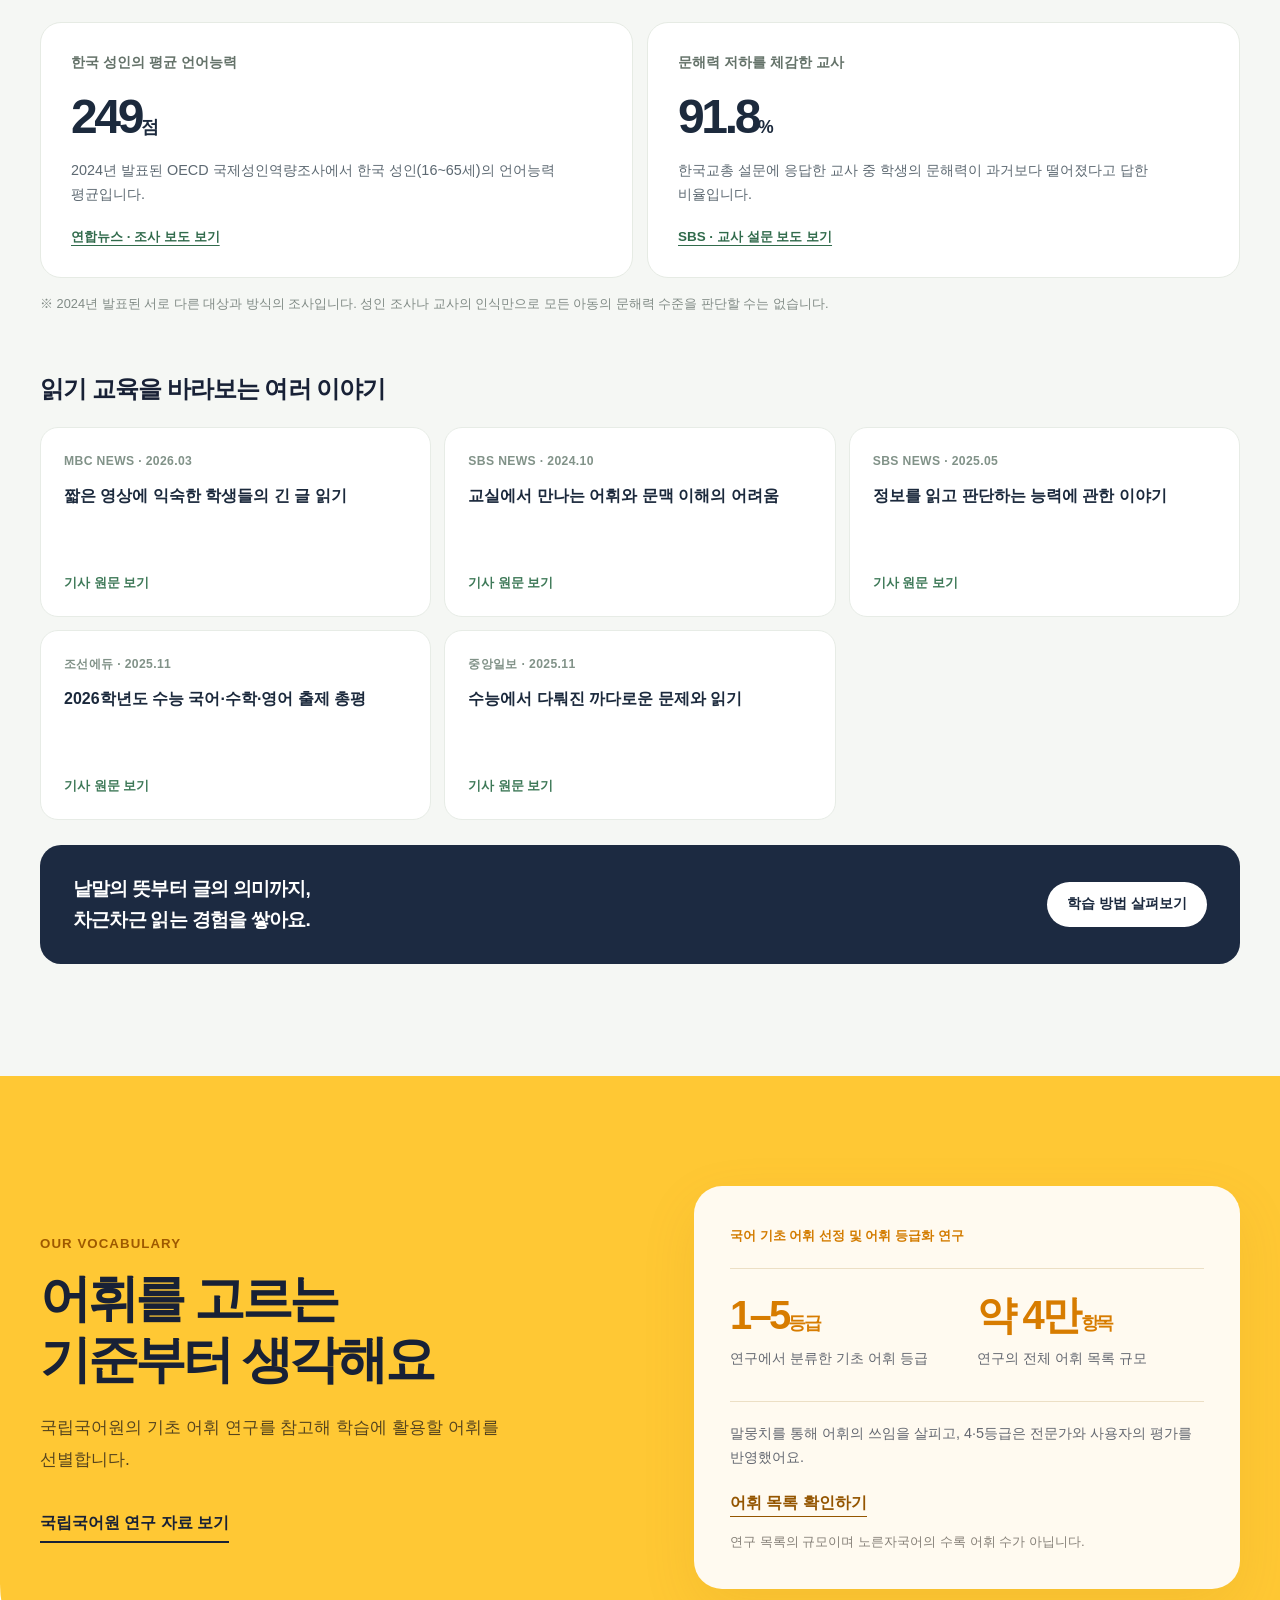
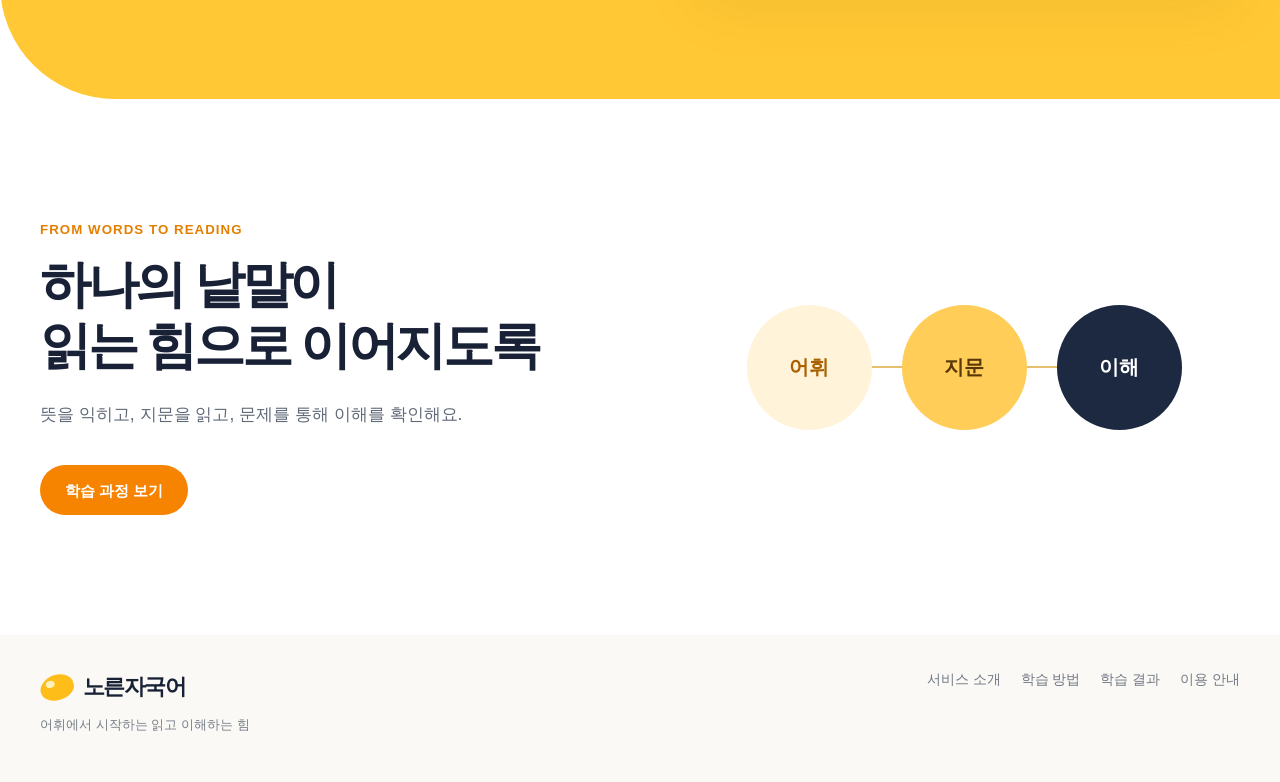
<file: about.html>
<!doctype html><html lang="ko"><head><meta charset="utf-8"><meta name="viewport" content="width=device-width,initial-scale=1"><meta name="description" content="노른자국어 서비스 소개 안내"><title>서비스 소개 | 노른자국어</title><link rel="stylesheet" href="assets/pages.css"><link rel="stylesheet" href="assets/redesign.css"><script defer src="assets/pages.js"></script><link rel="stylesheet" href="assets/landing-content.css"><link rel="stylesheet" href="assets/header-scroll.css"><script defer src="assets/header-scroll.js"></script></head><body class="page-about">
<header class="header"><div class="wrap header-inner"><a class="brand" href="index.html" aria-label="노른자국어 홈"><span class="brand-egg" aria-hidden="true"></span>노른자국어</a><nav class="nav" id="nav" aria-label="주요 메뉴"><a href="about.html" aria-current="page">서비스 소개</a><a href="learning.html">학습 방법</a><a href="results.html">학습 결과</a><a href="guide.html">이용 안내</a></nav><button class="btn btn-primary header-cta trial" type="button">무료체험</button><button class="menu-toggle" type="button" aria-label="메뉴 열기" aria-expanded="false" aria-controls="nav">☰</button></div></header>
<main><section class="hero"><div class="wrap hero-grid"><div><p class="eyebrow">ABOUT NOREUNJA</p><h1>어휘를 알고,<br>글을 이해하는 힘</h1><p>어휘를 익히는 것부터 글의 내용을 살펴보는 과정까지.<br>노른자국어와 차근차근 시작해요.</p><a class="btn btn-primary" href="#content">자세히 보기</a></div><div class="hero-art"><img src="assets/book.png" alt="노른자국어 학습을 표현한 일러스트"></div></div></section><div id="content">
<section class="story-intro section"><div class="wrap story-split"><div class="story-copy"><p class="eyebrow">OUR STARTING POINT</p><h2>읽기의 시작은<br><em>낱말을 아는 것</em>부터</h2><p class="lead">모르는 낱말이 줄어들면 글의 내용을 따라가기가 한결 수월해져요. 노른자국어는 어휘를 익히고, 그 어휘를 글 속에서 다시 만나는 학습을 연결합니다.</p><a class="inline-link" href="learning.html">학습 방법 살펴보기</a></div><div class="word-scene"><span class="float-label label-one">낱말을 만나고</span><div class="word-paper"><span>오늘의 낱말</span><strong>살피다</strong><p>자세히 보고<br>주의 깊게 알아보다.</p></div><span class="float-label label-two">글에서 다시 한 번</span></div></div><p class="wrap note-small">* 이해를 돕기 위한 학습 구성 예시입니다.</p></section>
<section class="origin-block" id="why-reading"><div class="origin-wrap"><div class="origin-top"><div><p class="origin-eyebrow">WHY READING MATTERS</p><h2 class="origin-title">읽고 이해하는 힘,<br>왜 중요할까요?</h2></div><p class="origin-intro">낱말의 뜻을 알고 문장의 흐름을 이해하는 일은 글을 읽고 생각을 넓히는 출발점입니다. 다양한 조사와 교육 현장의 이야기도 함께 살펴보세요.</p></div><div class="origin-stats"><article class="origin-stat"><label>한국 성인의 평균 언어능력</label><strong>249<span>점</span></strong><p>2024년 발표된 OECD 국제성인역량조사에서 한국 성인(16~65세)의 언어능력 평균입니다.</p><a href="https://www.yna.co.kr/view/AKR20241210081500530" target="_blank" rel="noopener noreferrer">연합뉴스 · 조사 보도 보기</a></article><article class="origin-stat"><label>문해력 저하를 체감한 교사</label><strong>91.8<span>%</span></strong><p>한국교총 설문에 응답한 교사 중 학생의 문해력이 과거보다 떨어졌다고 답한 비율입니다.</p><a href="https://news.sbs.co.kr/news/endPage.do?news_id=N1007827426" target="_blank" rel="noopener noreferrer">SBS · 교사 설문 보도 보기</a></article></div><p class="origin-footnote">※ 2024년 발표된 서로 다른 대상과 방식의 조사입니다. 성인 조사나 교사의 인식만으로 모든 아동의 문해력 수준을 판단할 수는 없습니다.</p><div class="origin-news"><h3>읽기 교육을 바라보는 여러 이야기</h3><div class="news-grid"><a class="news-item" href="https://imnews.imbc.com/replay/2026/nwdesk/article/6808523_37004.html" target="_blank" rel="noopener noreferrer"><small>MBC NEWS · 2026.03</small><strong>짧은 영상에 익숙한 학생들의 긴 글 읽기</strong><span>기사 원문 보기</span></a><a class="news-item" href="https://news.sbs.co.kr/news/endPage.do?news_id=N1007827426" target="_blank" rel="noopener noreferrer"><small>SBS NEWS · 2024.10</small><strong>교실에서 만나는 어휘와 문맥 이해의 어려움</strong><span>기사 원문 보기</span></a><a class="news-item" href="https://news.sbs.co.kr/news/endPage.do?news_id=N1008103337" target="_blank" rel="noopener noreferrer"><small>SBS NEWS · 2025.05</small><strong>정보를 읽고 판단하는 능력에 관한 이야기</strong><span>기사 원문 보기</span></a><a class="news-item" href="https://edu.chosun.com/m/edu_article.html?contid=2025111380258" target="_blank" rel="noopener noreferrer"><small>조선에듀 · 2025.11</small><strong>2026학년도 수능 국어·수학·영어 출제 총평</strong><span>기사 원문 보기</span></a><a class="news-item" href="https://www.joongang.co.kr/article/25381935" target="_blank" rel="noopener noreferrer"><small>중앙일보 · 2025.11</small><strong>수능에서 다뤄진 까다로운 문제와 읽기</strong><span>기사 원문 보기</span></a></div></div><div class="origin-bridge"><b>낱말의 뜻부터 글의 의미까지,<br>차근차근 읽는 경험을 쌓아요.</b><a href="learning.html">학습 방법 살펴보기</a></div></div></section><section class="research-section"><div class="wrap research-layout"><div><p class="eyebrow">OUR VOCABULARY</p><h2>어휘를 고르는<br>기준부터 생각해요</h2><p class="lead">국립국어원의 기초 어휘 연구를 참고해 학습에 활용할 어휘를 선별합니다.</p><a class="ink-link" href="https://www.korean.go.kr/front/reportData/reportDataView.do?report_seq=1160" target="_blank" rel="noopener noreferrer">국립국어원 연구 자료 보기</a></div><div class="research-page-card"><span class="small-cap">국어 기초 어휘 선정 및 어휘 등급화 연구</span><div class="research-numbers"><div><b>1–5<span>등급</span></b><p>연구에서 분류한 기초 어휘 등급</p></div><div><b>약 4만<span> 항목</span></b><p>연구의 전체 어휘 목록 규모</p></div></div><p>말뭉치를 통해 어휘의 쓰임을 살피고, 4·5등급은 전문가와 사용자의 평가를 반영했어요.</p><a href="https://www.korean.go.kr/synap/skin/doc.html?fn=1d6d75b9-45cb-49d4-989f-1483c332573a.xlsx&amp;rs=/attachFile/viewer/202611" target="_blank" rel="noopener noreferrer">어휘 목록 확인하기</a><small>연구 목록의 규모이며 노른자국어의 수록 어휘 수가 아닙니다.</small></div></div></section>
<section class="section story-ending"><div class="wrap story-ending-inner"><div><p class="eyebrow">FROM WORDS TO READING</p><h2>하나의 낱말이<br>읽는 힘으로 이어지도록</h2><p class="lead">뜻을 익히고, 지문을 읽고, 문제를 통해 이해를 확인해요.</p><a class="btn btn-primary" href="learning.html">학습 과정 보기</a></div><div class="word-chain" aria-label="어휘, 지문, 이해"><span>어휘</span><i></i><span>지문</span><i></i><span>이해</span></div></div></section></div></main>
<footer class="footer"><div class="wrap footer-inner"><div><a class="brand" href="index.html"><span class="brand-egg" aria-hidden="true"></span>노른자국어</a><p>어휘에서 시작하는 읽고 이해하는 힘</p></div><div class="footer-links"><a href="about.html">서비스 소개</a><a href="learning.html">학습 방법</a><a href="results.html">학습 결과</a><a href="guide.html">이용 안내</a></div></div></footer>
<dialog aria-labelledby="dialog-title"><h2 id="dialog-title">무료체험 안내</h2><p>무료체험과 앱 설치 연결은 서비스 출시 정보가 확정되면 안내할 예정이에요.</p><div class="dialog-actions"><button class="btn btn-primary close-dialog" type="button">확인</button></div></dialog></body></html>
</file>
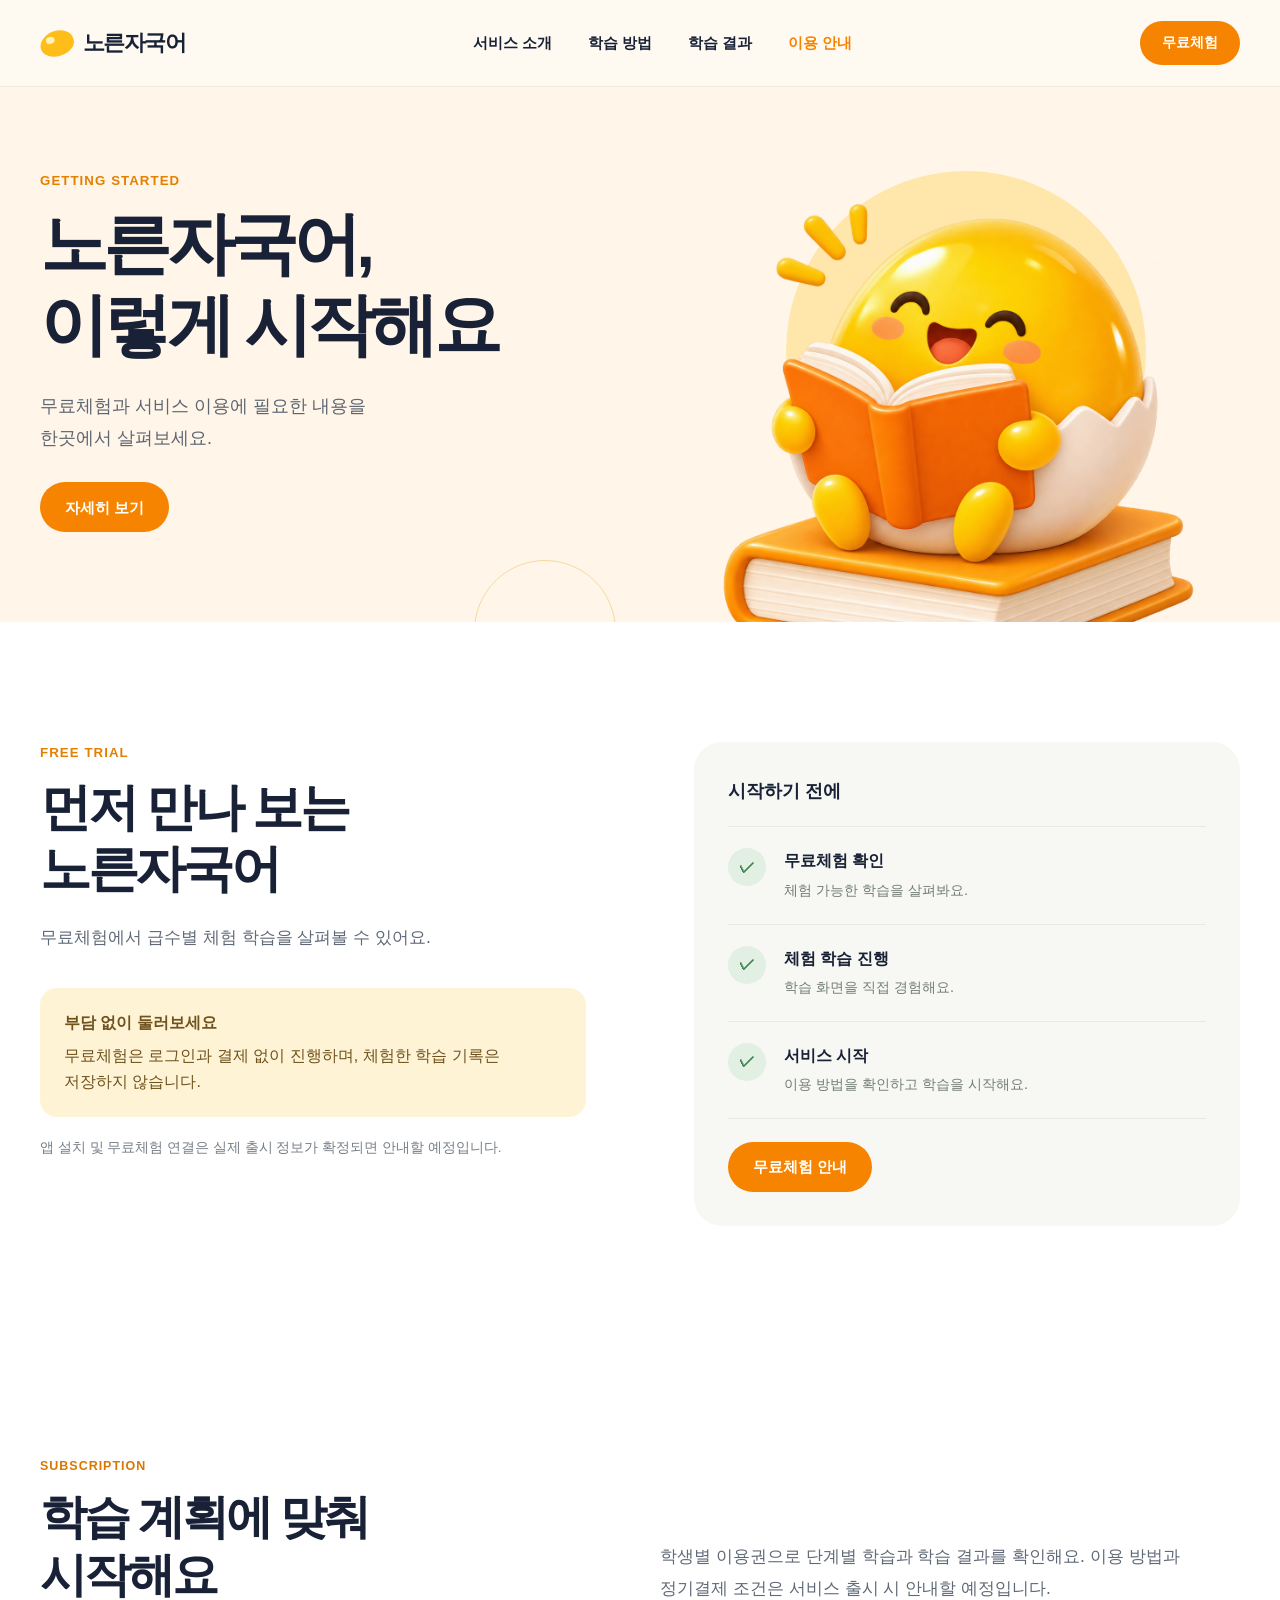
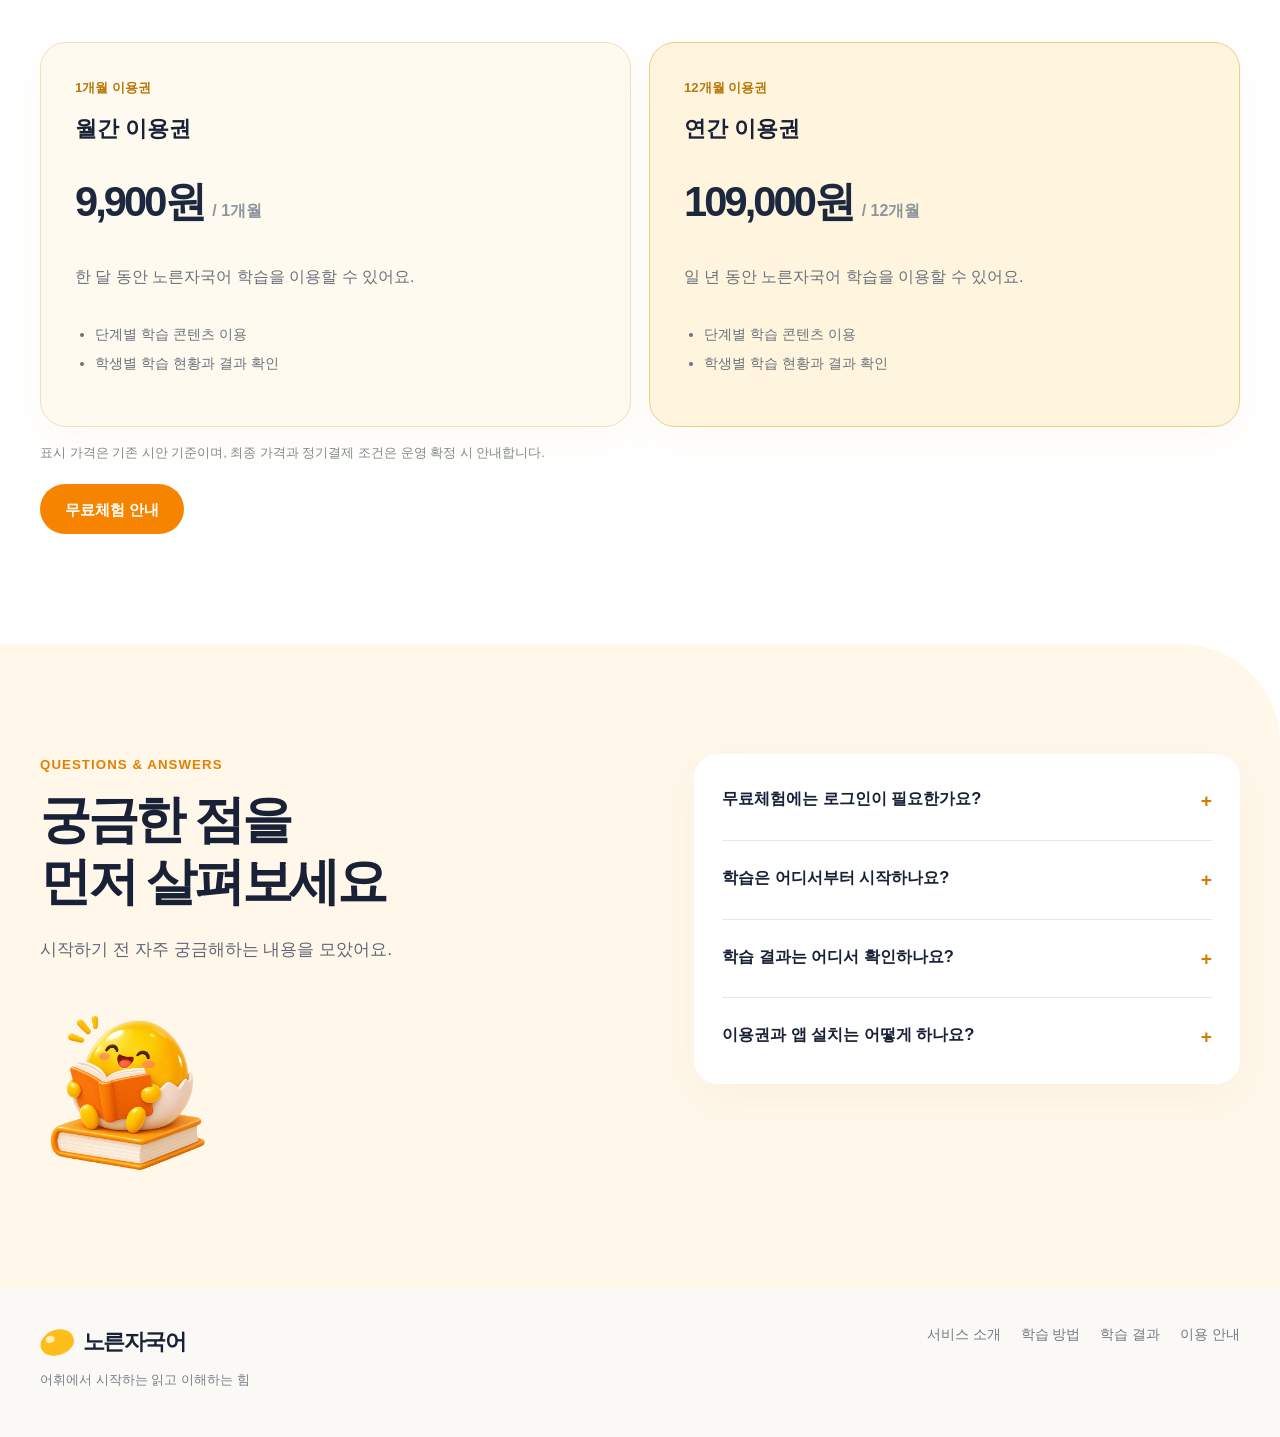
<file: guide.html>
<!doctype html><html lang="ko"><head><meta charset="utf-8"><meta name="viewport" content="width=device-width,initial-scale=1"><meta name="description" content="노른자국어 이용 안내 안내"><title>이용 안내 | 노른자국어</title><link rel="stylesheet" href="assets/pages.css"><link rel="stylesheet" href="assets/redesign.css"><script defer src="assets/pages.js"></script><link rel="stylesheet" href="assets/landing-content.css"><link rel="stylesheet" href="assets/header-scroll.css"><script defer src="assets/header-scroll.js"></script></head><body class="page-guide">
<header class="header"><div class="wrap header-inner"><a class="brand" href="index.html" aria-label="노른자국어 홈"><span class="brand-egg" aria-hidden="true"></span>노른자국어</a><nav class="nav" id="nav" aria-label="주요 메뉴"><a href="about.html">서비스 소개</a><a href="learning.html">학습 방법</a><a href="results.html">학습 결과</a><a href="guide.html" aria-current="page">이용 안내</a></nav><button class="btn btn-primary header-cta trial" type="button">무료체험</button><button class="menu-toggle" type="button" aria-label="메뉴 열기" aria-expanded="false" aria-controls="nav">☰</button></div></header>
<main><section class="hero"><div class="wrap hero-grid"><div><p class="eyebrow">GETTING STARTED</p><h1>노른자국어,<br>이렇게 시작해요</h1><p>무료체험과 서비스 이용에 필요한 내용을<br>한곳에서 살펴보세요.</p><a class="btn btn-primary" href="#content">자세히 보기</a></div><div class="hero-art"><img src="assets/egg.png" alt="노른자국어 학습을 표현한 일러스트"></div></div></section><div id="content">
<section class="section start-section"><div class="wrap start-grid"><div><p class="eyebrow">FREE TRIAL</p><h2>먼저 만나 보는<br>노른자국어</h2><p class="lead">무료체험에서 급수별 체험 학습을 살펴볼 수 있어요.</p><div class="trial-callout"><strong>부담 없이 둘러보세요</strong><p>무료체험은 로그인과 결제 없이 진행하며, 체험한 학습 기록은 저장하지 않습니다.</p></div><p class="note-small">앱 설치 및 무료체험 연결은 실제 출시 정보가 확정되면 안내할 예정입니다.</p></div><div class="start-road"><div class="road-header">시작하기 전에</div><div class="road-step"><span>✓</span><div><strong>무료체험 확인</strong><p>체험 가능한 학습을 살펴봐요.</p></div></div><div class="road-step"><span>✓</span><div><strong>체험 학습 진행</strong><p>학습 화면을 직접 경험해요.</p></div></div><div class="road-step"><span>✓</span><div><strong>서비스 시작</strong><p>이용 방법을 확인하고 학습을 시작해요.</p></div></div><button class="btn btn-primary trial" type="button">무료체험 안내</button></div></div></section>
<section class="pass-section" id="pass"><div class="origin-wrap"><div class="pass-heading"><div><p class="origin-eyebrow">SUBSCRIPTION</p><h2 class="origin-title">학습 계획에 맞춰<br>시작해요</h2></div><p class="lead">학생별 이용권으로 단계별 학습과 학습 결과를 확인해요. 이용 방법과 정기결제 조건은 서비스 출시 시 안내할 예정입니다.</p></div><div class="pass-options"><article class="pass-card"><span class="pass-tag">1개월 이용권</span><h3>월간 이용권</h3><div class="pass-price">9,900원 <small>/ 1개월</small></div><p>한 달 동안 노른자국어 학습을 이용할 수 있어요.</p><ul><li>단계별 학습 콘텐츠 이용</li><li>학생별 학습 현황과 결과 확인</li></ul></article><article class="pass-card pass-card-annual"><span class="pass-tag">12개월 이용권</span><h3>연간 이용권</h3><div class="pass-price">109,000원 <small>/ 12개월</small></div><p>일 년 동안 노른자국어 학습을 이용할 수 있어요.</p><ul><li>단계별 학습 콘텐츠 이용</li><li>학생별 학습 현황과 결과 확인</li></ul></article></div><p class="origin-footnote">표시 가격은 기존 시안 기준이며, 최종 가격과 정기결제 조건은 운영 확정 시 안내합니다.</p><button class="btn btn-primary trial pass-trial" type="button">무료체험 안내</button></div></section><section class="faq-section"><div class="wrap faq-layout"><div><p class="eyebrow">QUESTIONS & ANSWERS</p><h2>궁금한 점을<br>먼저 살펴보세요</h2><p class="lead">시작하기 전 자주 궁금해하는 내용을 모았어요.</p><div class="faq-mascot"><img src="assets/egg.png" alt="책을 읽는 노른자 캐릭터"></div></div><div class="faq-list"><details><summary>무료체험에는 로그인이 필요한가요?</summary><p>현재 기획 기준으로 무료체험은 로그인 없이 진행하며, 체험 기록은 저장하지 않습니다.</p></details><details><summary>학습은 어디서부터 시작하나요?</summary><p>문해력 진단 결과를 확인하고, 추천 학습 급수를 바탕으로 시작합니다.</p></details><details><summary>학습 결과는 어디서 확인하나요?</summary><p>학습 현황과 진단 결과지, 단락 분석지에서 학습한 내용을 살펴볼 수 있습니다.</p></details><details><summary>이용권과 앱 설치는 어떻게 하나요?</summary><p>상품 구성과 설치 연결은 최종 운영 정보가 확정되면 안내합니다.</p></details></div></div></section></div></main>
<footer class="footer"><div class="wrap footer-inner"><div><a class="brand" href="index.html"><span class="brand-egg" aria-hidden="true"></span>노른자국어</a><p>어휘에서 시작하는 읽고 이해하는 힘</p></div><div class="footer-links"><a href="about.html">서비스 소개</a><a href="learning.html">학습 방법</a><a href="results.html">학습 결과</a><a href="guide.html">이용 안내</a></div></div></footer>
<dialog aria-labelledby="dialog-title"><h2 id="dialog-title">무료체험 안내</h2><p>무료체험과 앱 설치 연결은 서비스 출시 정보가 확정되면 안내할 예정이에요.</p><div class="dialog-actions"><button class="btn btn-primary close-dialog" type="button">확인</button></div></dialog></body></html>
</file>
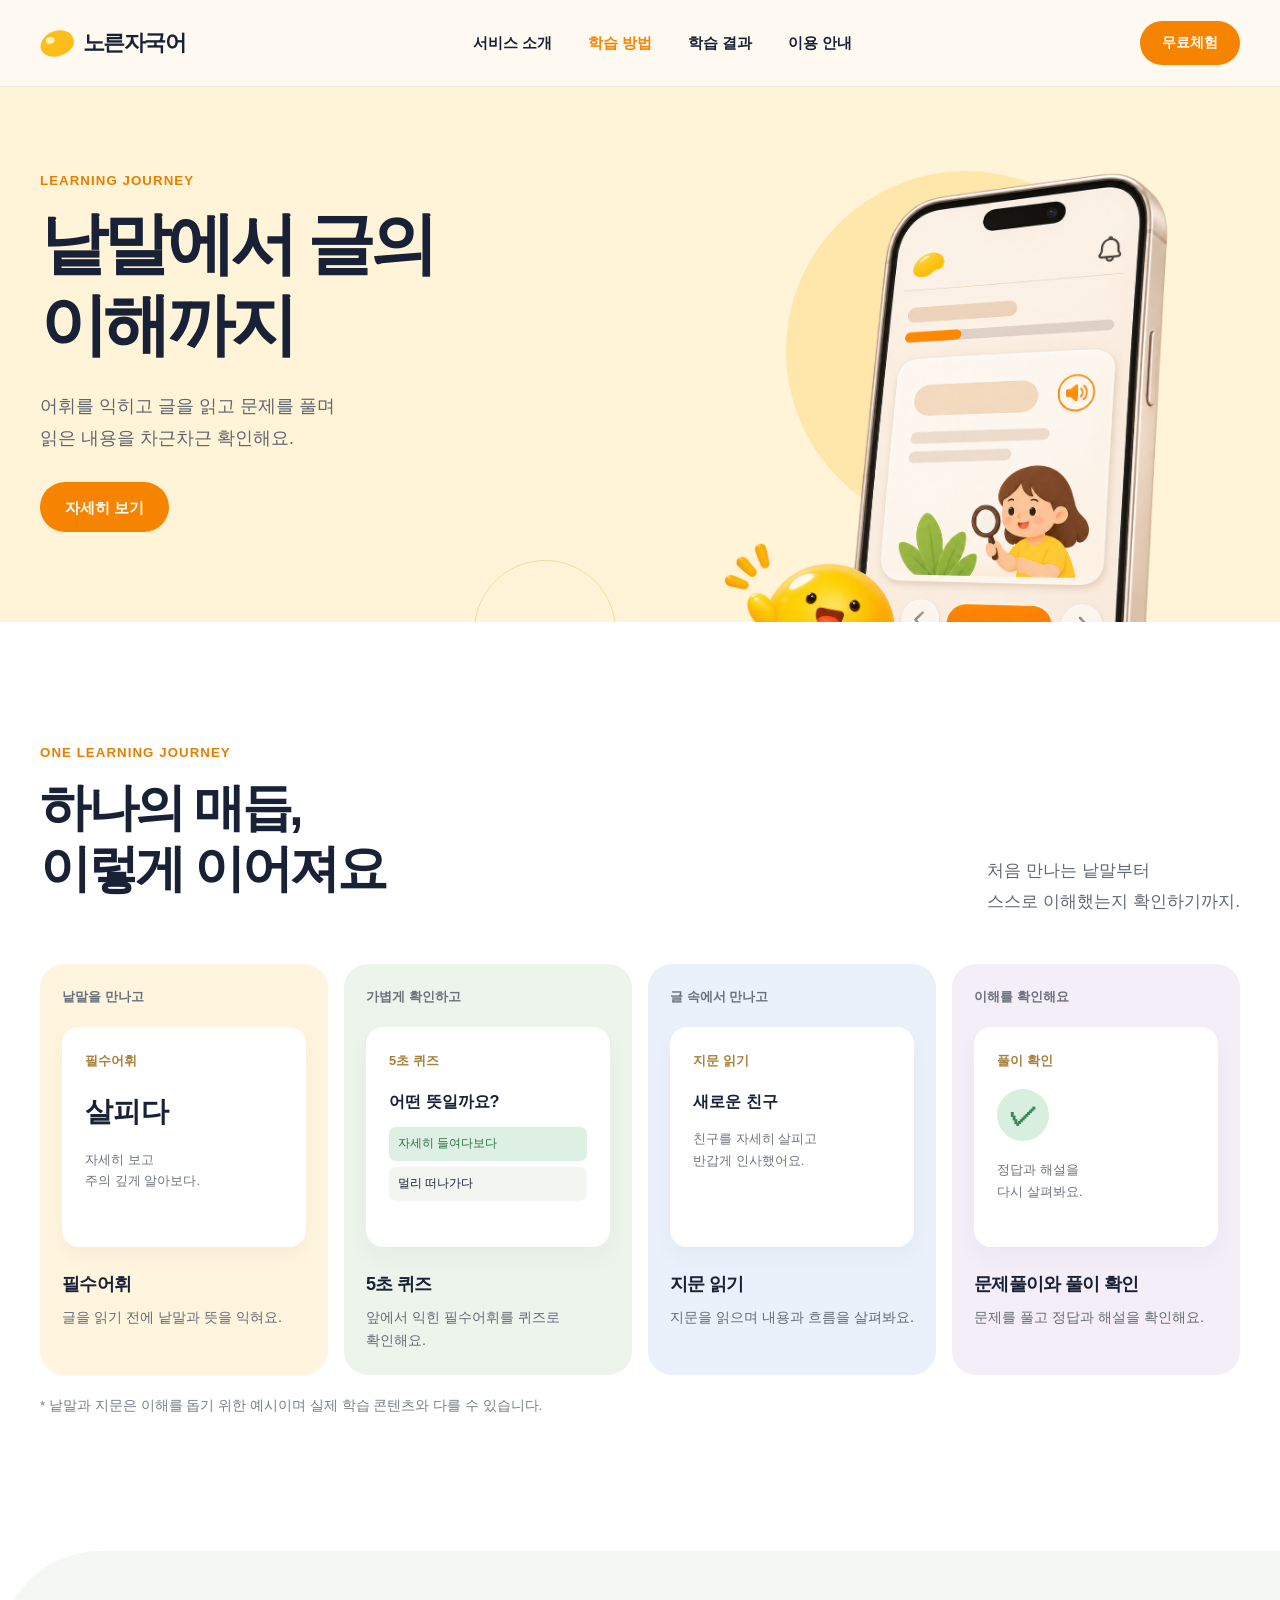
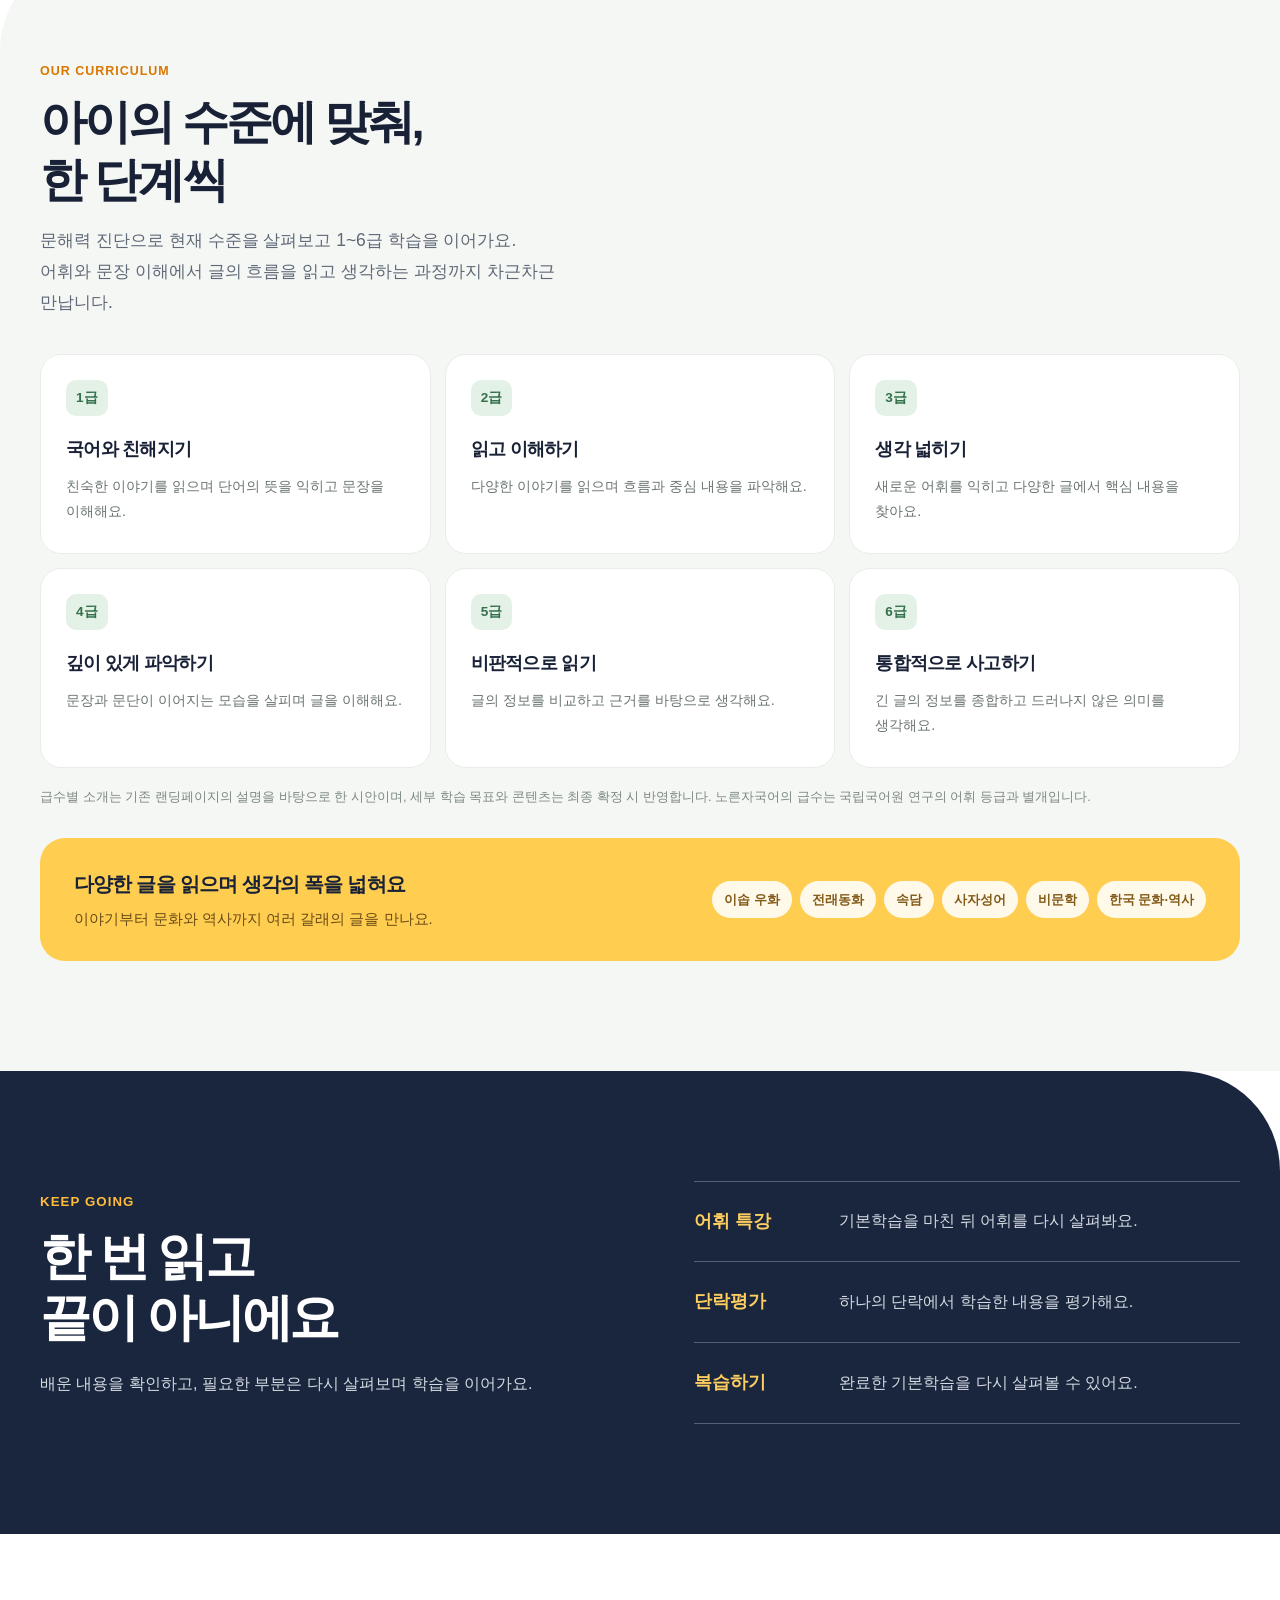
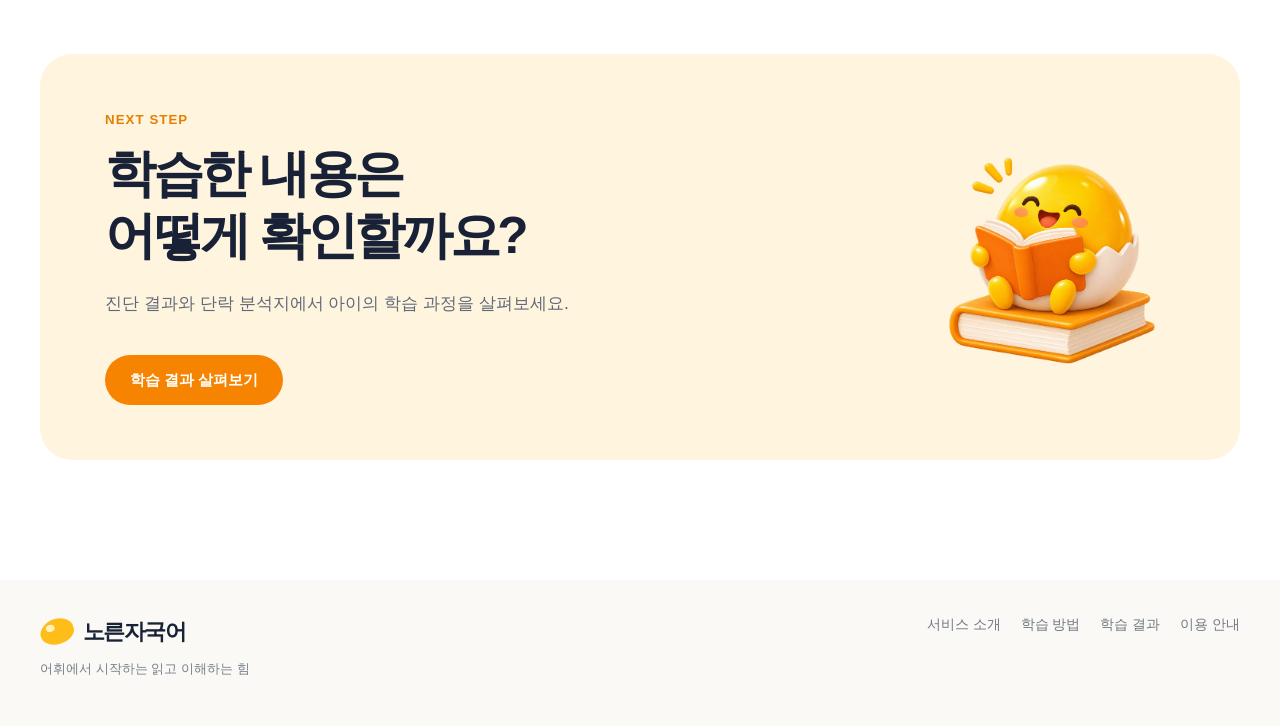
<file: learning.html>
<!doctype html><html lang="ko"><head><meta charset="utf-8"><meta name="viewport" content="width=device-width,initial-scale=1"><meta name="description" content="노른자국어 학습 방법 안내"><title>학습 방법 | 노른자국어</title><link rel="stylesheet" href="assets/pages.css"><link rel="stylesheet" href="assets/redesign.css"><script defer src="assets/pages.js"></script><link rel="stylesheet" href="assets/landing-content.css"><link rel="stylesheet" href="assets/header-scroll.css"><script defer src="assets/header-scroll.js"></script></head><body class="page-learning">
<header class="header"><div class="wrap header-inner"><a class="brand" href="index.html" aria-label="노른자국어 홈"><span class="brand-egg" aria-hidden="true"></span>노른자국어</a><nav class="nav" id="nav" aria-label="주요 메뉴"><a href="about.html">서비스 소개</a><a href="learning.html" aria-current="page">학습 방법</a><a href="results.html">학습 결과</a><a href="guide.html">이용 안내</a></nav><button class="btn btn-primary header-cta trial" type="button">무료체험</button><button class="menu-toggle" type="button" aria-label="메뉴 열기" aria-expanded="false" aria-controls="nav">☰</button></div></header>
<main><section class="hero"><div class="wrap hero-grid"><div><p class="eyebrow">LEARNING JOURNEY</p><h1>낱말에서 글의<br>이해까지</h1><p>어휘를 익히고 글을 읽고 문제를 풀며<br>읽은 내용을 차근차근 확인해요.</p><a class="btn btn-primary" href="#content">자세히 보기</a></div><div class="hero-art"><img src="assets/hero.png" alt="노른자국어 학습을 표현한 일러스트"></div></div></section><div id="content">
<section class="section lesson-section"><div class="wrap"><div class="section-heading"><div><p class="eyebrow">ONE LEARNING JOURNEY</p><h2>하나의 매듭,<br>이렇게 이어져요</h2></div><p class="lead">처음 만나는 낱말부터<br>스스로 이해했는지 확인하기까지.</p></div><div class="lesson-track"><article class="lesson-card lesson-word"><span class="lesson-tag">낱말을 만나고</span><div class="lesson-object"><span>필수어휘</span><strong>살피다</strong><p>자세히 보고<br>주의 깊게 알아보다.</p></div><h3>필수어휘</h3><p>글을 읽기 전에 낱말과 뜻을 익혀요.</p></article><article class="lesson-card lesson-quiz"><span class="lesson-tag">가볍게 확인하고</span><div class="quiz-object"><span>5초 퀴즈</span><strong>어떤 뜻일까요?</strong><div>자세히 들여다보다</div><div>멀리 떠나가다</div></div><h3>5초 퀴즈</h3><p>앞에서 익힌 필수어휘를 퀴즈로 확인해요.</p></article><article class="lesson-card lesson-read"><span class="lesson-tag">글 속에서 만나고</span><div class="reading-object"><span>지문 읽기</span><strong>새로운 친구</strong><p>친구를 자세히 살피고<br>반갑게 인사했어요.</p></div><h3>지문 읽기</h3><p>지문을 읽으며 내용과 흐름을 살펴봐요.</p></article><article class="lesson-card lesson-check"><span class="lesson-tag">이해를 확인해요</span><div class="check-object"><span>풀이 확인</span><strong>✓</strong><p>정답과 해설을<br>다시 살펴봐요.</p></div><h3>문제풀이와 풀이 확인</h3><p>문제를 풀고 정답과 해설을 확인해요.</p></article></div><p class="note-small">* 낱말과 지문은 이해를 돕기 위한 예시이며 실제 학습 콘텐츠와 다를 수 있습니다.</p></div></section>
<section class="curriculum" id="curriculum"><div class="origin-wrap"><p class="origin-eyebrow">OUR CURRICULUM</p><h2 class="origin-title">아이의 수준에 맞춰,<br>한 단계씩</h2><p class="lead">문해력 진단으로 현재 수준을 살펴보고 1~6급 학습을 이어가요. 어휘와 문장 이해에서 글의 흐름을 읽고 생각하는 과정까지 차근차근 만납니다.</p><div class="curriculum-grid"><article class="curriculum-card"><span>1급</span><h3>국어와 친해지기</h3><p>친숙한 이야기를 읽으며 단어의 뜻을 익히고 문장을 이해해요.</p></article><article class="curriculum-card"><span>2급</span><h3>읽고 이해하기</h3><p>다양한 이야기를 읽으며 흐름과 중심 내용을 파악해요.</p></article><article class="curriculum-card"><span>3급</span><h3>생각 넓히기</h3><p>새로운 어휘를 익히고 다양한 글에서 핵심 내용을 찾아요.</p></article><article class="curriculum-card"><span>4급</span><h3>깊이 있게 파악하기</h3><p>문장과 문단이 이어지는 모습을 살피며 글을 이해해요.</p></article><article class="curriculum-card"><span>5급</span><h3>비판적으로 읽기</h3><p>글의 정보를 비교하고 근거를 바탕으로 생각해요.</p></article><article class="curriculum-card"><span>6급</span><h3>통합적으로 사고하기</h3><p>긴 글의 정보를 종합하고 드러나지 않은 의미를 생각해요.</p></article></div><p class="curriculum-note">급수별 소개는 기존 랜딩페이지의 설명을 바탕으로 한 시안이며, 세부 학습 목표와 콘텐츠는 최종 확정 시 반영합니다. 노른자국어의 급수는 국립국어원 연구의 어휘 등급과 별개입니다.</p><div class="genre-band"><div><strong>다양한 글을 읽으며 생각의 폭을 넓혀요</strong><p>이야기부터 문화와 역사까지 여러 갈래의 글을 만나요.</p></div><div class="genre-tags"><span>이솝 우화</span><span>전래동화</span><span>속담</span><span>사자성어</span><span>비문학</span><span>한국 문화·역사</span></div></div></div></section><section class="practice-band"><div class="wrap practice-grid"><div><p class="eyebrow">KEEP GOING</p><h2>한 번 읽고<br>끝이 아니에요</h2><p>배운 내용을 확인하고, 필요한 부분은 다시 살펴보며 학습을 이어가요.</p></div><div class="practice-list"><article><span>어휘 특강</span><p>기본학습을 마친 뒤 어휘를 다시 살펴봐요.</p></article><article><span>단락평가</span><p>하나의 단락에서 학습한 내용을 평가해요.</p></article><article><span>복습하기</span><p>완료한 기본학습을 다시 살펴볼 수 있어요.</p></article></div></div></section>
<section class="section next-section"><div class="wrap next-box"><div><p class="eyebrow">NEXT STEP</p><h2>학습한 내용은<br>어떻게 확인할까요?</h2><p class="lead">진단 결과와 단락 분석지에서 아이의 학습 과정을 살펴보세요.</p><a class="btn btn-primary" href="results.html">학습 결과 살펴보기</a></div><img src="assets/egg.png" alt="책을 읽는 노른자 캐릭터"></div></section></div></main>
<footer class="footer"><div class="wrap footer-inner"><div><a class="brand" href="index.html"><span class="brand-egg" aria-hidden="true"></span>노른자국어</a><p>어휘에서 시작하는 읽고 이해하는 힘</p></div><div class="footer-links"><a href="about.html">서비스 소개</a><a href="learning.html">학습 방법</a><a href="results.html">학습 결과</a><a href="guide.html">이용 안내</a></div></div></footer>
<dialog aria-labelledby="dialog-title"><h2 id="dialog-title">무료체험 안내</h2><p>무료체험과 앱 설치 연결은 서비스 출시 정보가 확정되면 안내할 예정이에요.</p><div class="dialog-actions"><button class="btn btn-primary close-dialog" type="button">확인</button></div></dialog></body></html>
</file>
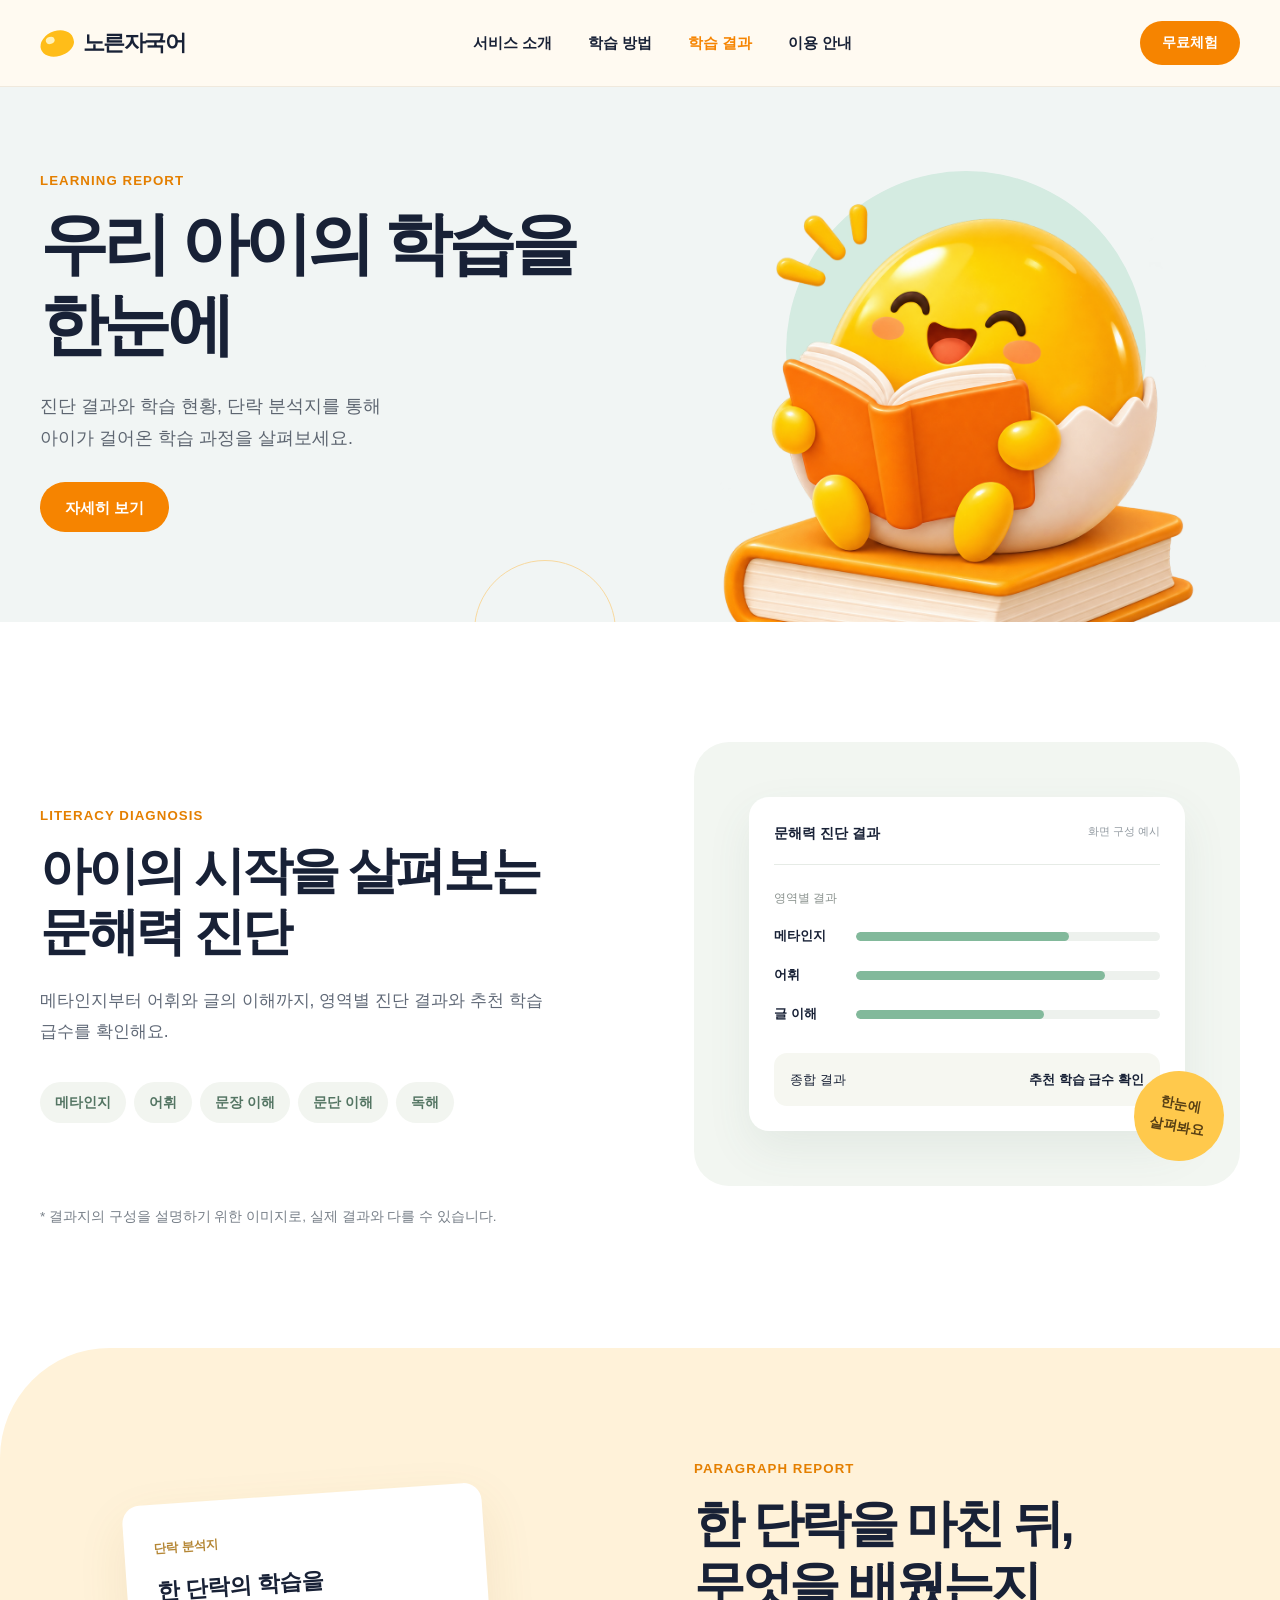
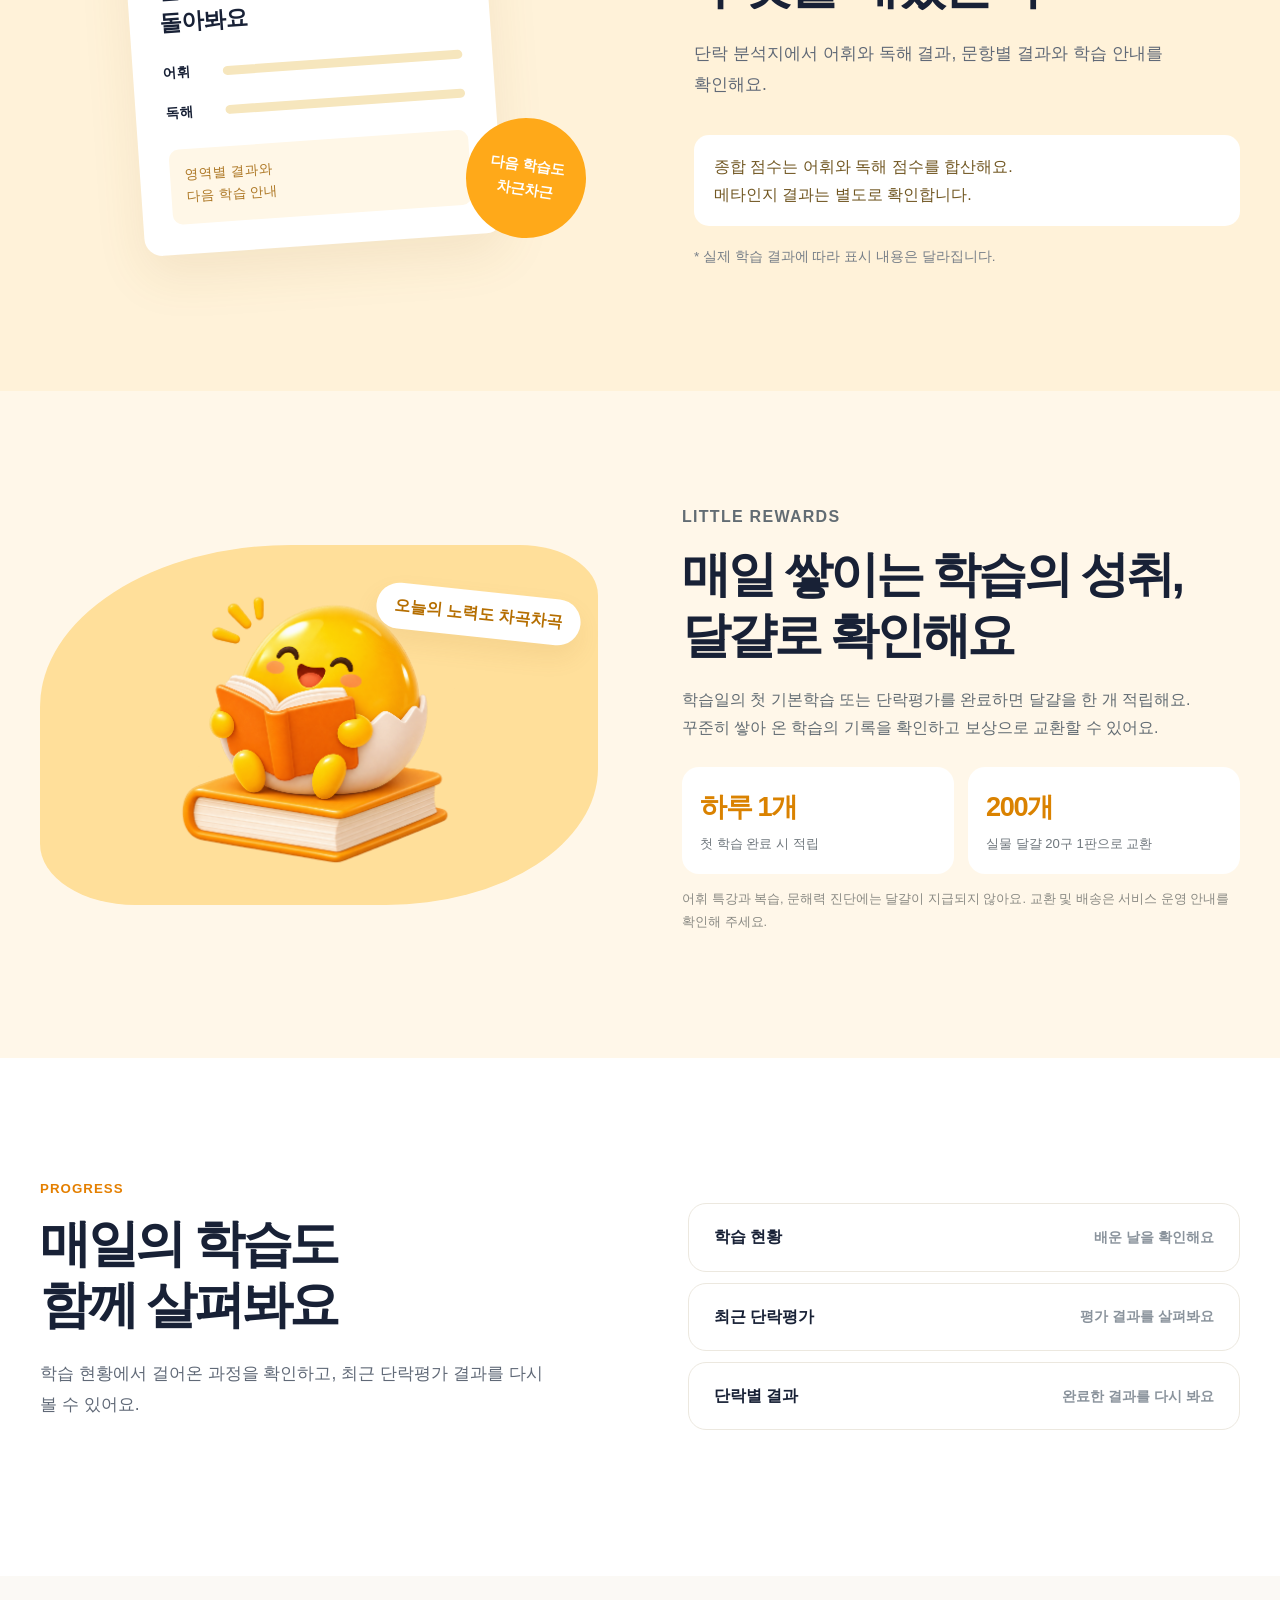
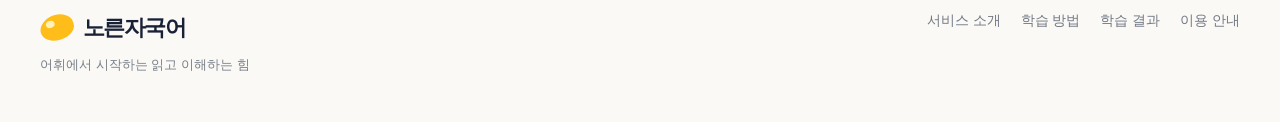
<file: results.html>
<!doctype html><html lang="ko"><head><meta charset="utf-8"><meta name="viewport" content="width=device-width,initial-scale=1"><meta name="description" content="노른자국어 학습 결과 안내"><title>학습 결과 | 노른자국어</title><link rel="stylesheet" href="assets/pages.css"><link rel="stylesheet" href="assets/redesign.css"><script defer src="assets/pages.js"></script><link rel="stylesheet" href="assets/landing-content.css"><link rel="stylesheet" href="assets/header-scroll.css"><script defer src="assets/header-scroll.js"></script></head><body class="page-results">
<header class="header"><div class="wrap header-inner"><a class="brand" href="index.html" aria-label="노른자국어 홈"><span class="brand-egg" aria-hidden="true"></span>노른자국어</a><nav class="nav" id="nav" aria-label="주요 메뉴"><a href="about.html">서비스 소개</a><a href="learning.html">학습 방법</a><a href="results.html" aria-current="page">학습 결과</a><a href="guide.html">이용 안내</a></nav><button class="btn btn-primary header-cta trial" type="button">무료체험</button><button class="menu-toggle" type="button" aria-label="메뉴 열기" aria-expanded="false" aria-controls="nav">☰</button></div></header>
<main><section class="hero"><div class="wrap hero-grid"><div><p class="eyebrow">LEARNING REPORT</p><h1>우리 아이의 학습을<br>한눈에</h1><p>진단 결과와 학습 현황, 단락 분석지를 통해<br>아이가 걸어온 학습 과정을 살펴보세요.</p><a class="btn btn-primary" href="#content">자세히 보기</a></div><div class="hero-art"><img src="assets/egg.png" alt="노른자국어 학습을 표현한 일러스트"></div></div></section><div id="content">
<section class="section report-showcase"><div class="wrap report-layout"><div><p class="eyebrow">LITERACY DIAGNOSIS</p><h2>아이의 시작을 살펴보는<br>문해력 진단</h2><p class="lead">메타인지부터 어휘와 글의 이해까지, 영역별 진단 결과와 추천 학습 급수를 확인해요.</p><div class="topic-pills"><span>메타인지</span><span>어휘</span><span>문장 이해</span><span>문단 이해</span><span>독해</span></div></div><div class="report-preview"><div class="preview-window"><div class="preview-top"><b>문해력 진단 결과</b><span>화면 구성 예시</span></div><p class="preview-label">영역별 결과</p><div class="preview-rows"><div><span>메타인지</span><i><b style="width:70%"></b></i></div><div><span>어휘</span><i><b style="width:82%"></b></i></div><div><span>글 이해</span><i><b style="width:62%"></b></i></div></div><div class="preview-bottom"><span>종합 결과</span><strong>추천 학습 급수 확인</strong></div></div><span class="preview-sticker">한눈에<br>살펴봐요</span></div></div><p class="wrap note-small">* 결과지의 구성을 설명하기 위한 이미지로, 실제 결과와 다를 수 있습니다.</p></section>
<section class="paragraph-section"><div class="wrap paragraph-grid"><div class="paragraph-visual"><div class="report-sheet"><span>단락 분석지</span><h3>한 단락의 학습을<br>돌아봐요</h3><div class="sheet-line"><b>어휘</b><i></i></div><div class="sheet-line"><b>독해</b><i></i></div><div class="sheet-message">영역별 결과와<br>다음 학습 안내</div></div><div class="sheet-circle">다음 학습도<br>차근차근</div></div><div><p class="eyebrow">PARAGRAPH REPORT</p><h2>한 단락을 마친 뒤,<br>무엇을 배웠는지</h2><p class="lead">단락 분석지에서 어휘와 독해 결과, 문항별 결과와 학습 안내를 확인해요.</p><div class="result-note">종합 점수는 어휘와 독해 점수를 합산해요.<br>메타인지 결과는 별도로 확인합니다.</div><p class="note-small">* 실제 학습 결과에 따라 표시 내용은 달라집니다.</p></div></div></section>
<section class="reward" id="reward"><div class="origin-wrap reward-grid"><div class="reward-picture"><img src="assets/egg.png" alt="책을 읽는 노른자 캐릭터"><span class="reward-float">오늘의 노력도 차곡차곡</span></div><div class="reward-copy"><p class="origin-eyebrow">LITTLE REWARDS</p><h2>매일 쌓이는 학습의 성취,<br>달걀로 확인해요</h2><p>학습일의 첫 기본학습 또는 단락평가를 완료하면 달걀을 한 개 적립해요. 꾸준히 쌓아 온 학습의 기록을 확인하고 보상으로 교환할 수 있어요.</p><div class="reward-numbers"><div><b>하루 1개</b><span>첫 학습 완료 시 적립</span></div><div><b>200개</b><span>실물 달걀 20구 1판으로 교환</span></div></div><p class="reward-note">어휘 특강과 복습, 문해력 진단에는 달걀이 지급되지 않아요. 교환 및 배송은 서비스 운영 안내를 확인해 주세요.</p></div></div></section><section class="section progress-section"><div class="wrap progress-inner"><div><p class="eyebrow">PROGRESS</p><h2>매일의 학습도<br>함께 살펴봐요</h2><p class="lead">학습 현황에서 걸어온 과정을 확인하고, 최근 단락평가 결과를 다시 볼 수 있어요.</p></div><div class="progress-tiles"><div><span>학습 현황</span><b>배운 날을 확인해요</b></div><div><span>최근 단락평가</span><b>평가 결과를 살펴봐요</b></div><div><span>단락별 결과</span><b>완료한 결과를 다시 봐요</b></div></div></div></section></div></main>
<footer class="footer"><div class="wrap footer-inner"><div><a class="brand" href="index.html"><span class="brand-egg" aria-hidden="true"></span>노른자국어</a><p>어휘에서 시작하는 읽고 이해하는 힘</p></div><div class="footer-links"><a href="about.html">서비스 소개</a><a href="learning.html">학습 방법</a><a href="results.html">학습 결과</a><a href="guide.html">이용 안내</a></div></div></footer>
<dialog aria-labelledby="dialog-title"><h2 id="dialog-title">무료체험 안내</h2><p>무료체험과 앱 설치 연결은 서비스 출시 정보가 확정되면 안내할 예정이에요.</p><div class="dialog-actions"><button class="btn btn-primary close-dialog" type="button">확인</button></div></dialog></body></html>
</file>
<file: assets/landing-content.css>
/* Existing landing-page content, adapted to the multi-page site */
.origin-block{padding:112px 0;background:#f5f7f4}.origin-wrap{width:min(calc(100% - 64px),1200px);margin:auto}.origin-top{display:grid;grid-template-columns:1.1fr .9fr;align-items:end;gap:50px;margin-bottom:38px}.origin-eyebrow{color:#d97700;font-size:.78rem;font-weight:900;letter-spacing:.08em;margin:0 0 12px}.origin-title{font-size:clamp(2rem,3.7vw,3.3rem);line-height:1.22;letter-spacing:-.065em;margin:0}.origin-intro{color:#5e6972;font-size:1rem;line-height:1.8;margin:0}.origin-stats{display:grid;grid-template-columns:1fr 1fr;gap:14px}.origin-stat{background:white;border-radius:21px;padding:28px 30px;border:1px solid #e6ebe4}.origin-stat label{display:block;font-weight:800;color:#65736a;font-size:.9rem}.origin-stat strong{display:block;color:#1c2a3d;font-size:3rem;letter-spacing:-.07em;line-height:1.1;margin:16px 0}.origin-stat strong span{font-size:1.1rem}.origin-stat p{font-size:.9rem;color:#5d6972;margin:0 0 16px;line-height:1.65}.origin-stat a,.origin-link{font-size:.84rem;font-weight:800;color:#316b4c;text-decoration:underline;text-underline-offset:4px}.origin-footnote{font-size:.8rem;color:#818b86;margin:15px 0 0;line-height:1.7}.origin-news{margin-top:54px}.origin-news h3{font-size:1.5rem;letter-spacing:-.04em;margin:0 0 18px}.news-grid{display:grid;grid-template-columns:repeat(3,1fr);gap:13px}.news-item{min-width:0;display:flex;flex-direction:column;min-height:190px;background:#fff;border:1px solid #e7ece6;border-radius:18px;padding:23px;transition:transform .2s,box-shadow .2s}.news-item:hover{transform:translateY(-3px);box-shadow:0 12px 24px #26422c0c}.news-item small{font-size:.76rem;font-weight:800;color:#819288;letter-spacing:.03em}.news-item strong{font-size:1rem;line-height:1.55;margin:13px 0;color:#1b293c}.news-item span{margin-top:auto;font-size:.8rem;font-weight:800;color:#3e7958}.origin-bridge{margin-top:25px;display:flex;justify-content:space-between;align-items:center;gap:20px;background:#1c2a41;color:white;border-radius:21px;padding:28px 33px}.origin-bridge b{font-size:1.2rem;letter-spacing:-.04em}.origin-bridge a{display:inline-flex;background:#fff;color:#1b293e;padding:11px 20px;border-radius:99px;font-size:.85rem;font-weight:900;white-space:nowrap}
.curriculum{padding:110px 0;background:#f5f7f4;border-top-left-radius:100px}.curriculum .lead{margin-top:16px}.curriculum-grid{display:grid;grid-template-columns:repeat(3,1fr);gap:14px;margin-top:35px}.curriculum-card{background:#fff;border:1px solid #e8eee7;border-radius:21px;padding:25px 25px 28px;min-height:200px}.curriculum-card span{display:inline-block;background:#e4f1e6;color:#34704c;border-radius:10px;padding:7px 10px;font-size:.85rem;font-weight:900}.curriculum-card h3{font-size:1.14rem;letter-spacing:-.04em;margin:18px 0 10px}.curriculum-card p{font-size:.9rem;color:#69746d;line-height:1.7;margin:0}.genre-band{background:#ffce51;border-radius:25px;padding:30px 34px;margin-top:30px;display:flex;gap:30px;align-items:center;justify-content:space-between}.genre-band strong{font-size:1.25rem;letter-spacing:-.04em}.genre-band p{margin:6px 0 0;color:#6b4b16;font-size:.92rem}.genre-tags{display:flex;gap:8px;flex-wrap:wrap;justify-content:end}.genre-tags span{background:#fff9ea;border-radius:99px;padding:8px 12px;font-size:.8rem;font-weight:800;color:#835a17}.curriculum-note{font-size:.8rem;color:#7d8880;margin-top:18px;line-height:1.7}
.reward{padding:112px 0;background:#fff7e9}.reward-grid{display:grid;grid-template-columns:1fr 1fr;align-items:center;gap:7%}.reward-picture{min-height:360px;position:relative;display:grid;place-items:center;background:#ffdf9a;border-radius:45% 14% 38% 17%}.reward-picture img{max-width:310px;width:70%;max-height:320px;object-fit:contain}.reward-float{position:absolute;right:3%;top:13%;background:#fff;border-radius:99px;padding:10px 18px;color:#b56e00;font-weight:900;box-shadow:0 12px 25px #a1671d18;transform:rotate(6deg)}.reward-copy h2{font-size:clamp(2rem,3.8vw,3.3rem);letter-spacing:-.065em;line-height:1.25;margin:0 0 20px}.reward-copy>p{color:#626c73;font-size:1rem;line-height:1.8}.reward-numbers{display:grid;grid-template-columns:1fr 1fr;gap:14px;margin-top:24px}.reward-numbers div{padding:18px;border-radius:17px;background:#fff}.reward-numbers b{display:block;color:#da8200;font-size:1.7rem;letter-spacing:-.05em}.reward-numbers span{font-size:.82rem;color:#6f777d}.reward-note{font-size:.8rem!important;color:#8a8a84!important}.pass-section{padding:110px 0;background:#fff}.pass-layout{display:grid;grid-template-columns:1fr 1fr;gap:7%;align-items:center}.pass-card{border:1px solid #f2dfbd;border-radius:26px;padding:34px;background:#fffaf0;box-shadow:0 15px 40px #b2842d0b}.pass-card .pass-tag{font-weight:800;color:#b87708;font-size:.82rem}.pass-card h3{font-size:1.35rem;margin:12px 0}.pass-price{font-size:2.6rem;font-weight:900;letter-spacing:-.07em;color:#1b283d;margin:10px 0}.pass-price small{font-size:1rem;font-weight:600;color:#8d969d;letter-spacing:0}.pass-card p{color:#69727b;line-height:1.7}.pass-card ul{padding-left:20px;color:#68727a;line-height:2;font-size:.9rem}.home-discover{padding:95px 0}.home-discover-inner{display:grid;grid-template-columns:1fr 1fr;gap:18px}.home-discover-card{min-height:230px;border-radius:26px;padding:34px;display:flex;flex-direction:column;align-items:start;background:#eef5ee}.home-discover-card:last-child{background:#fff1d8}.home-discover-card small{font-size:.75rem;font-weight:900;color:#659271;letter-spacing:.08em}.home-discover-card:last-child small{color:#bc8425}.home-discover-card h3{font-size:1.5rem;letter-spacing:-.05em;line-height:1.35;margin:13px 0 8px}.home-discover-card p{color:#65716c;margin:0 0 20px;font-size:.9rem}.home-discover-card a{margin-top:auto;font-weight:800;font-size:.87rem;border-bottom:1px solid;padding-bottom:3px}
@media(max-width:800px){.news-grid{grid-template-columns:repeat(2,1fr)}.curriculum-grid{grid-template-columns:repeat(2,1fr)}.origin-top{gap:25px}.genre-band{display:block}.genre-tags{justify-content:start;margin-top:18px}}
@media(max-width:600px){.origin-wrap{width:calc(100% - 40px)}.origin-block,.curriculum,.reward,.pass-section{padding:75px 0}.origin-top,.reward-grid,.pass-layout{grid-template-columns:1fr;gap:28px}.origin-stats,.home-discover-inner{grid-template-columns:1fr}.origin-stat{padding:23px}.origin-stat strong{font-size:2.5rem}.news-grid{grid-template-columns:1fr}.news-item{min-height:145px}.origin-bridge{align-items:start;flex-direction:column}.curriculum{border-top-left-radius:65px}.curriculum-grid{gap:9px}.curriculum-card{padding:18px;min-height:175px}.genre-band{padding:25px}.reward-picture{min-height:270px}.reward-numbers div{padding:14px}.home-discover{padding:70px 0}.home-discover-card{min-height:205px;padding:26px}}
.pass-heading{display:grid;grid-template-columns:1fr 1fr;align-items:end;gap:40px;margin-bottom:38px}.pass-heading .lead{margin:0}.pass-options{display:grid;grid-template-columns:repeat(2,minmax(0,1fr));gap:18px}.pass-options .pass-card{display:flex;flex-direction:column}.pass-options .pass-card-annual{background:#fff5de;border-color:#f0cd85}.pass-trial{margin-top:20px}@media(max-width:600px){.pass-heading,.pass-options{grid-template-columns:1fr;gap:18px}.pass-heading{margin-bottom:28px}.pass-options .pass-card{padding:25px}.pass-price{font-size:2.25rem}}
</file>
<file: assets/header-scroll.css>
.header{position:fixed;top:0;left:0;right:0;z-index:100;background:#fffaf1;transition:transform .32s cubic-bezier(.22,1,.36,1),box-shadow .25s ease;will-change:transform}
.header.header-scrolled{box-shadow:0 5px 22px rgba(24,33,54,.08)}
.header.header-hidden{transform:translateY(-110%);box-shadow:none}
body[class^="page-"]{padding-top:86px}
@media(max-width:600px){body[class^="page-"]{padding-top:68px}}
@media(prefers-reduced-motion:reduce){.header{transition:none}}
</file>
<file: assets/pages.css>
:root{--ink:#182136;--muted:#606977;--orange:#f68400;--cream:#fff8ed;--line:#e8e4dc;--navy:#18243b;--page:1200px}*{box-sizing:border-box}html{scroll-behavior:smooth}body{margin:0;color:var(--ink);font-family:Pretendard,'Apple SD Gothic Neo','Noto Sans KR','Malgun Gothic',sans-serif;word-break:keep-all;line-height:1.65}a{color:inherit;text-decoration:none}button{font:inherit}img{display:block;max-width:100%}a:focus-visible,button:focus-visible{outline:3px solid #2555d8;outline-offset:4px}.wrap{width:min(calc(100% - 64px),var(--page));margin:auto}.header{background:#fffaf1;border-bottom:1px solid #f0e9dd}.header-inner{height:86px;display:flex;align-items:center;justify-content:space-between;gap:30px}.brand{display:inline-flex;align-items:center;gap:9px;font-size:1.35rem;font-weight:900;letter-spacing:-.07em;white-space:nowrap}.brand-egg{width:34px;height:25px;border-radius:55% 50% 48% 50%;background:#ffbd19;transform:rotate(-18deg);position:relative}.brand-egg:after{content:'';width:9px;height:7px;position:absolute;background:#fff1b9;border-radius:50%;top:4px;left:7px}.nav{display:flex;align-items:center;gap:36px;font-size:.93rem;font-weight:700}.nav a:hover,.nav a[aria-current=page]{color:var(--orange)}.btn{display:inline-flex;align-items:center;justify-content:center;min-height:50px;padding:0 24px;border-radius:999px;font-size:.95rem;font-weight:800;border:1px solid transparent;cursor:pointer;transition:transform .2s,background .2s}.btn:hover{transform:translateY(-2px)}.btn-primary{background:var(--orange);color:white}.btn-outline{border-color:#d4d7dc;background:transparent;color:var(--ink)}.header .btn{min-height:44px;padding:0 21px;font-size:.88rem}.menu-toggle{display:none;border:0;background:none;font-size:1.6rem;cursor:pointer}.hero{background:#fff8ed;padding:90px 0 85px;overflow:hidden}.hero-grid{display:grid;grid-template-columns:1.05fr .95fr;align-items:center;gap:45px}.eyebrow{font-size:.83rem;letter-spacing:.08em;font-weight:800;color:#e47f00;margin:0 0 13px}.hero h1{font-size:clamp(2.8rem,5.3vw,5rem);line-height:1.19;letter-spacing:-.07em;margin:0 0 24px}.hero p:not(.eyebrow){font-size:1.12rem;color:#5e6671;line-height:1.8;margin:0 0 28px}.hero-art{height:350px;position:relative;display:grid;place-items:center}.hero-art:before{content:'';position:absolute;width:min(85%,360px);aspect-ratio:1;background:#ffe6aa;border-radius:50%}.hero-art img{position:relative;height:100%;max-width:100%;object-fit:contain}.section{padding:95px 0}.section.alt{background:#fbf8f1}.section.yellow{background:#ffc834;border-bottom-left-radius:100px}.section h2{font-size:clamp(2rem,4vw,3.2rem);line-height:1.25;letter-spacing:-.06em;margin:0 0 18px}.lead{font-size:1.08rem;color:var(--muted);line-height:1.8;margin:0 0 35px}.two{display:grid;grid-template-columns:1fr 1fr;gap:65px;align-items:center}.cards{display:grid;grid-template-columns:repeat(3,1fr);gap:18px}.card{background:white;border:1px solid #efe9df;border-radius:20px;padding:28px;min-width:0}.card .icon{display:grid;place-items:center;width:48px;height:48px;background:#fff2d4;border-radius:15px;font-size:1.35rem;margin-bottom:20px}.card h3{font-size:1.18rem;margin:0 0 9px;letter-spacing:-.04em}.card p{color:#69717d;margin:0;font-size:.98rem;line-height:1.75}.visual-box{background:#fff8eb;border:1px solid #f1e7d7;border-radius:26px;padding:30px}.visual-box img{max-height:300px;width:100%;object-fit:contain}.detail{display:grid;gap:0}.detail-row{display:grid;grid-template-columns:60px 1fr;gap:16px;border-bottom:1px solid #eee8dd;padding:23px 0}.detail-row:first-child{padding-top:0}.num{width:44px;height:44px;border-radius:50%;display:grid;place-items:center;background:#fff1d4;color:#dc7d00;font-weight:900}.detail-row h3{font-size:1.17rem;margin:0 0 5px}.detail-row p{margin:0;color:#6a717d}.source-box{background:white;padding:24px;border-radius:18px;border:1px solid #efe8d9}.source-box strong{display:block;font-size:1.12rem;margin-bottom:8px}.source-box p{margin:0 0 14px;color:#66717b}.text-link{color:#9b5900;font-weight:800;text-decoration:underline;text-underline-offset:5px}.hint{font-size:.85rem;color:#8b9098;margin-top:14px}.example{background:#fff8ec;border-radius:20px;padding:22px}.example label{font-size:.8rem;font-weight:800;color:#bf7400}.example strong{display:block;font-size:1.2rem;margin:10px 0}.example p{margin:0;color:#626b78}.cta{background:var(--navy);color:white;border-top-left-radius:90px}.cta-inner{padding:62px 0;display:flex;justify-content:space-between;align-items:center;gap:25px}.cta h2{font-size:clamp(2rem,4vw,3rem);line-height:1.3;letter-spacing:-.06em;margin:0 0 24px}.cta h2 span{color:#ffb327}.cta img{width:175px}.footer{padding:34px 0 40px;background:#fbf9f5}.footer-inner{display:flex;justify-content:space-between;gap:20px}.footer p{font-size:.83rem;color:#777f89;margin:6px 0}.footer-links{display:flex;gap:20px;flex-wrap:wrap;font-size:.85rem;color:#727985}details{border-bottom:1px solid #e9e6df;padding:20px 0}summary{font-weight:800;cursor:pointer;list-style:none;display:flex;justify-content:space-between;gap:20px}summary:after{content:'+';color:#d47c00;font-size:1.2rem}details[open] summary:after{content:'−'}details p{color:#606977;margin:14px 0 0}.notice{background:#fff4d7;border-radius:15px;padding:18px 20px;line-height:1.7;color:#715722}.menu-toggle{line-height:1}dialog{border:0;border-radius:22px;padding:30px;width:min(440px,calc(100% - 36px));box-shadow:0 24px 70px #11182733;color:var(--ink)}dialog::backdrop{background:#11182780}dialog h2{font-size:1.35rem;margin:0 0 10px}dialog p{color:#5d6572;line-height:1.7;margin:0 0 24px}.dialog-actions{display:flex;justify-content:flex-end}@media(max-width:850px){.nav{gap:18px}.cards{grid-template-columns:repeat(2,1fr)}.two{gap:35px}}@media(max-width:600px){.wrap{width:calc(100% - 40px)}.header-inner{height:68px}.header .nav,.header .header-cta{display:none}.menu-toggle{display:block}.nav.open{position:absolute;top:61px;left:20px;right:20px;z-index:5;display:flex;flex-direction:column;align-items:stretch;gap:0;background:white;padding:10px 20px;border:1px solid var(--line);border-radius:16px;box-shadow:0 14px 30px #1c26331c}.nav.open a{padding:12px 0}.hero{padding:55px 0}.hero-grid,.two{grid-template-columns:1fr;gap:30px}.hero h1{font-size:clamp(2.65rem,10vw,3.5rem)}.hero-art{height:260px}.section{padding:70px 0}.cards{grid-template-columns:1fr}.card{padding:24px}.cta-inner{padding:55px 0}.cta img{width:110px}.footer-inner{display:block}.footer-links{margin-top:20px}.section.yellow{border-bottom-left-radius:65px}}@media(prefers-reduced-motion:reduce){html{scroll-behavior:auto}.btn{transition:none}}
</file>
<file: assets/redesign.css>
/* Individual visual stories for each page */
.hero{position:relative;padding:70px 0 76px}.hero:after{content:'';position:absolute;width:140px;height:140px;border-radius:50%;border:1px solid #f8d99f;bottom:-80px;left:37%}.hero-grid{min-height:390px}.hero-art{height:390px}.page-about .hero{background:#fff7e9}.page-learning .hero{background:#fff4d8}.page-results .hero{background:#f1f5f4}.page-results .hero-art:before{background:#d4ebe1}.page-guide .hero{background:#fff5e9}.section{padding:120px 0}.section h2,.research-section h2,.practice-band h2,.paragraph-section h2,.faq-section h2{font-size:clamp(2.25rem,4vw,3.5rem);line-height:1.2;letter-spacing:-.065em;margin:0 0 22px}.lead{font-size:1.09rem;max-width:520px}.note-small{font-size:.85rem;color:#777f88;margin-top:20px;line-height:1.6}.inline-link,.ink-link{display:inline-block;font-weight:800;border-bottom:2px solid;padding-bottom:4px}.story-split,.research-layout,.practice-grid,.report-layout,.paragraph-grid,.progress-inner,.start-grid,.faq-layout{display:grid;grid-template-columns:1fr 1fr;align-items:center;gap:9%}.story-copy em{font-style:normal;color:#e98600}.word-scene{position:relative;min-height:420px;background:#fff2d4;border-radius:38% 15% 35% 15%;display:grid;place-items:center}.word-scene:before,.word-scene:after{content:'';position:absolute;border-radius:50%;background:#ffce53}.word-scene:before{width:37px;height:37px;top:13%;right:16%}.word-scene:after{width:16px;height:16px;bottom:20%;left:16%}.word-paper{position:relative;background:#fff;box-shadow:0 22px 55px #ad793226;border-radius:25px;transform:rotate(-6deg);padding:35px 40px;width:260px}.word-paper span,.small-cap{font-size:.83rem;color:#d37c00;font-weight:800}.word-paper strong{display:block;font-size:2.5rem;letter-spacing:-.07em;margin:15px 0 5px}.word-paper p{color:#69717d;margin:0}.float-label{position:absolute;z-index:1;background:#19243b;color:#fff;padding:10px 16px;border-radius:99px;font-size:.83rem;font-weight:800;box-shadow:0 8px 24px #18243b20}.label-one{left:3%;top:14%;transform:rotate(-5deg)}.label-two{right:1%;bottom:15%;transform:rotate(4deg)}
.research-section{background:#ffc834;padding:110px 0;border-bottom-left-radius:115px}.research-section .eyebrow{color:#9e5900}.research-section .lead{color:#57451e}.research-page-card{background:#fffaf0;border-radius:28px;padding:36px;box-shadow:0 20px 55px #9c670c1a}.research-numbers{display:grid;grid-template-columns:1fr 1fr;border-block:1px solid #ecdfc5;gap:20px;margin:20px 0;padding:22px 0}.research-numbers b{font-size:2.5rem;color:#d77c00;letter-spacing:-.07em;line-height:1.2}.research-numbers b span{font-size:1.1rem}.research-numbers p,.research-page-card>p{font-size:.9rem;color:#646871;margin:8px 0}.research-page-card>a{display:inline-block;font-weight:800;color:#945500;margin-top:12px;border-bottom:1px solid}.research-page-card small{display:block;color:#868078;margin-top:14px}.story-ending-inner,.progress-inner{display:grid;grid-template-columns:1fr 1fr;gap:8%;align-items:center}.word-chain{display:flex;align-items:center;justify-content:center}.word-chain span{width:125px;height:125px;display:grid;place-items:center;border-radius:50%;background:#fff3d9;color:#aa6200;font-size:1.25rem;font-weight:900}.word-chain span:nth-of-type(2){background:#ffcd58;color:#583809}.word-chain span:nth-of-type(3){background:#1c2940;color:#fff}.word-chain i{width:30px;height:2px;background:#e6be6f}
.section-heading{display:flex;align-items:end;justify-content:space-between;gap:40px;margin-bottom:42px}.section-heading .lead{margin-bottom:4px}.lesson-track{display:grid;grid-template-columns:repeat(4,1fr);gap:16px}.lesson-card{border-radius:24px;padding:22px;min-width:0;background:#fff5de}.lesson-quiz{background:#edf4ec}.lesson-read{background:#eaf1fa}.lesson-check{background:#f4eef8}.lesson-tag{display:block;font-size:.8rem;font-weight:800;color:#69717d;margin-bottom:20px}.lesson-object,.quiz-object,.reading-object,.check-object{height:220px;background:#fff;border-radius:17px;padding:23px;box-shadow:0 10px 22px #2930440a}.lesson-object span,.quiz-object span,.reading-object span,.check-object span{display:block;font-size:.8rem;color:#a7803a;font-weight:800}.lesson-object strong{display:block;font-size:1.75rem;margin:18px 0 9px}.lesson-object p,.reading-object p,.check-object p{font-size:.84rem;line-height:1.6;color:#6f7480}.quiz-object strong,.reading-object strong{display:block;font-size:1.02rem;margin:17px 0 12px}.quiz-object div{border-radius:7px;padding:7px 9px;margin:6px 0;background:#f2f5f0;font-size:.75rem}.quiz-object div:first-of-type{background:#def0e3;color:#277346}.check-object strong{display:grid;place-items:center;width:52px;height:52px;border-radius:50%;background:#d8efdf;color:#378957;font-size:1.8rem;margin:18px 0}.lesson-card h3{font-size:1.13rem;margin:23px 0 6px;letter-spacing:-.04em}.lesson-card>p{font-size:.9rem;color:#626b76;margin:0}.practice-band{background:#19263d;color:#fff;padding:110px 0;border-top-right-radius:100px}.practice-band .eyebrow{color:#ffbc3c}.practice-band p{color:#d4dae2}.practice-list{border-top:1px solid #536076}.practice-list article{display:grid;grid-template-columns:130px 1fr;align-items:center;gap:15px;border-bottom:1px solid #536076;padding:25px 0}.practice-list span{font-weight:900;font-size:1.12rem;color:#ffce60}.practice-list p{margin:0}.next-box{background:#fff5df;border-radius:32px;padding:55px 65px;display:flex;justify-content:space-between;align-items:center;gap:30px}.next-box img{width:240px;max-height:250px;object-fit:contain}
.report-preview{background:#f2f6f1;border-radius:35px;padding:55px;position:relative}.preview-window{background:white;border-radius:20px;padding:25px;box-shadow:0 18px 45px #47685b16}.preview-top{display:flex;justify-content:space-between;gap:10px;padding-bottom:18px;border-bottom:1px solid #e6ebe6;font-size:.9rem}.preview-top span{font-size:.7rem;color:#929aa1}.preview-label{font-size:.78rem;color:#8b938f;margin:23px 0 17px}.preview-rows{display:grid;gap:17px}.preview-rows div{display:grid;grid-template-columns:70px 1fr;align-items:center;gap:12px;font-size:.83rem;font-weight:700}.preview-rows i,.sheet-line i{height:9px;background:#edf1ed;border-radius:9px;overflow:hidden}.preview-rows i b{display:block;height:100%;background:#82b99b;border-radius:9px}.preview-bottom{margin-top:28px;background:#f6f7f1;border-radius:13px;padding:16px;display:flex;justify-content:space-between;gap:8px;font-size:.8rem}.preview-sticker{position:absolute;bottom:25px;right:16px;background:#ffc94c;color:#573f14;border-radius:50%;width:90px;height:90px;display:grid;place-items:center;text-align:center;font-weight:900;font-size:.85rem;transform:rotate(10deg)}.topic-pills{display:flex;gap:8px;flex-wrap:wrap}.topic-pills span{padding:9px 15px;background:#f2f5f0;border-radius:99px;font-size:.88rem;font-weight:800;color:#547563}.paragraph-section{background:#fff2d9;padding:110px 0;border-top-left-radius:110px}.paragraph-visual{position:relative;min-height:410px;display:grid;place-items:center}.report-sheet{background:#fff;width:min(360px,80%);border-radius:18px;padding:30px;box-shadow:0 20px 50px #9368221a;transform:rotate(-4deg)}.report-sheet>span{color:#b58736;font-size:.78rem;font-weight:800}.report-sheet h3{font-size:1.4rem;line-height:1.4;margin:15px 0 25px}.sheet-line{display:grid;grid-template-columns:50px 1fr;align-items:center;gap:10px;margin:17px 0;font-size:.85rem}.sheet-line i{background:#f6e6bd}.sheet-message{background:#fff7e7;border-radius:10px;padding:15px;margin-top:25px;font-size:.85rem;color:#ad7724}.sheet-circle{position:absolute;right:0;bottom:9%;border-radius:50%;background:#ffa919;color:white;width:120px;height:120px;display:grid;place-items:center;text-align:center;font-size:.9rem;font-weight:800;transform:rotate(8deg)}.result-note{background:#fff;border-radius:15px;padding:18px 20px;color:#715722;line-height:1.7}.progress-tiles{display:grid;gap:11px}.progress-tiles div{border:1px solid #ece8df;border-radius:18px;padding:20px 25px;display:flex;align-items:center;justify-content:space-between;gap:15px}.progress-tiles span{font-weight:900}.progress-tiles b{font-size:.88rem;color:#8a939c;font-weight:600}
.start-grid{align-items:start}.trial-callout{background:#fff3d6;padding:22px 24px;border-radius:17px;color:#6f521c}.trial-callout strong{font-size:1rem}.trial-callout p{margin:6px 0 0}.start-road{background:#f7f8f3;border-radius:28px;padding:34px}.road-header{font-weight:900;font-size:1.15rem;border-bottom:1px solid #e7eae2;padding-bottom:20px}.road-step{display:grid;grid-template-columns:42px 1fr;gap:14px;padding:21px 0;border-bottom:1px solid #e7eae2}.road-step>span{display:grid;place-items:center;width:38px;height:38px;border-radius:50%;background:#e1f0e2;color:#3f8455;font-weight:900}.road-step strong{font-size:1rem}.road-step p{margin:4px 0 0;color:#737d78;font-size:.9rem}.start-road .btn{margin-top:23px}.faq-section{background:#fff7e9;padding:110px 0;border-top-right-radius:100px}.faq-layout{align-items:start}.faq-section .lead{max-width:380px}.faq-mascot img{width:180px;margin-top:20px}.faq-list{background:#fff;border-radius:24px;padding:8px 28px;box-shadow:0 15px 40px #956f2a0b}.faq-list details{padding:23px 0}.faq-list details:last-child{border:0}.faq-list summary{font-size:1.03rem}.faq-list details p{font-size:.95rem;line-height:1.8}.cta-inner{min-height:350px;padding:70px 0}.cta img{width:220px}
@media(max-width:900px){.lesson-track{grid-template-columns:repeat(2,1fr)}.story-split,.research-layout,.practice-grid,.report-layout,.paragraph-grid,.progress-inner,.start-grid,.faq-layout{gap:38px}.report-preview{padding:35px}.research-page-card{padding:28px}}
@media(max-width:600px){.hero{padding:48px 0 55px}.hero-grid{min-height:0}.hero-art{height:250px}.section{padding:80px 0}.story-split,.research-layout,.practice-grid,.report-layout,.paragraph-grid,.progress-inner,.start-grid,.faq-layout,.story-ending-inner{grid-template-columns:1fr;gap:35px}.story-split .lead{margin-bottom:22px}.word-scene{min-height:330px}.word-paper{width:220px;padding:28px}.research-section,.practice-band,.paragraph-section,.faq-section{padding:80px 0;border-radius:65px 0 0 0}.research-numbers b{font-size:2rem}.section-heading{display:block}.section-heading .lead{margin-top:20px}.lesson-track{gap:10px}.lesson-card{padding:14px}.lesson-object,.quiz-object,.reading-object,.check-object{height:190px;padding:16px}.lesson-card h3{font-size:1rem}.lesson-card>p{font-size:.85rem}.lesson-tag{font-size:.75rem}.word-chain span{width:85px;height:85px;font-size:1rem}.word-chain i{width:18px}.practice-list article{grid-template-columns:100px 1fr}.next-box{padding:35px 28px}.next-box img{width:110px}.report-preview{padding:25px}.paragraph-visual{min-height:350px;order:2}.sheet-circle{width:90px;height:90px}.faq-mascot img{width:120px}.cta-inner{min-height:300px;padding:60px 0}.cta img{width:120px}.progress-tiles div{align-items:start;flex-direction:column;gap:4px}}
@media(max-width:370px){.lesson-track{grid-template-columns:1fr}.lesson-object,.quiz-object,.reading-object,.check-object{height:auto;min-height:170px}.next-box img{display:none}}
</file>
